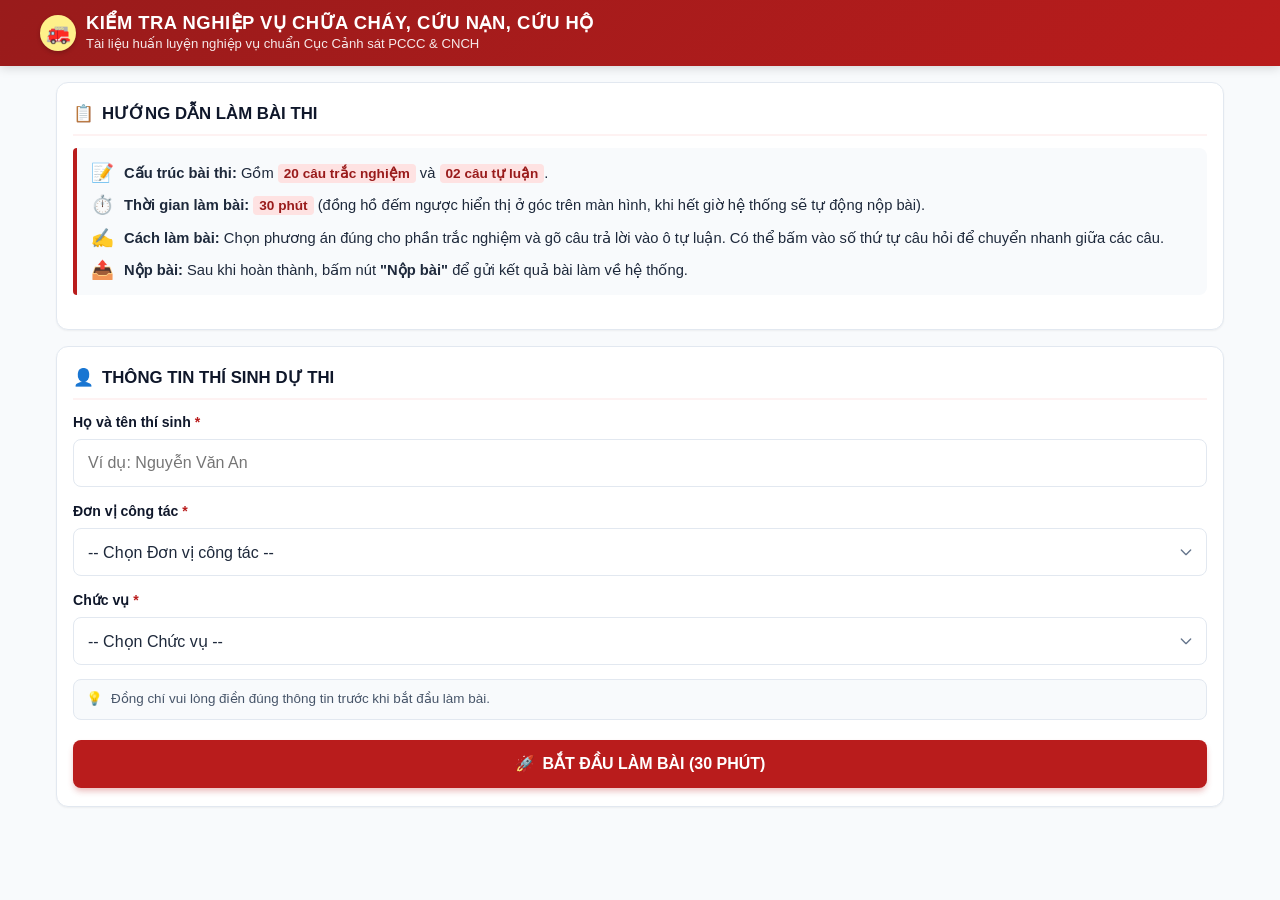
<file: index.html>
<!DOCTYPE html>
<html lang="vi">
<head>
  <meta charset="UTF-8">
  <meta http-equiv="refresh" content="0; url=/web/index.html">
  <title>Kiểm tra nghiệp vụ chữa cháy, cứu nạn, cứu hộ</title>
  <script>
    window.location.replace("/web/index.html");
  </script>
</head>
<body>
  <p>Đang chuyển hướng đến <a href="/web/index.html">Kiểm tra nghiệp vụ chữa cháy, cứu nạn, cứu hộ</a>...</p>
</body>
</html>
</file>
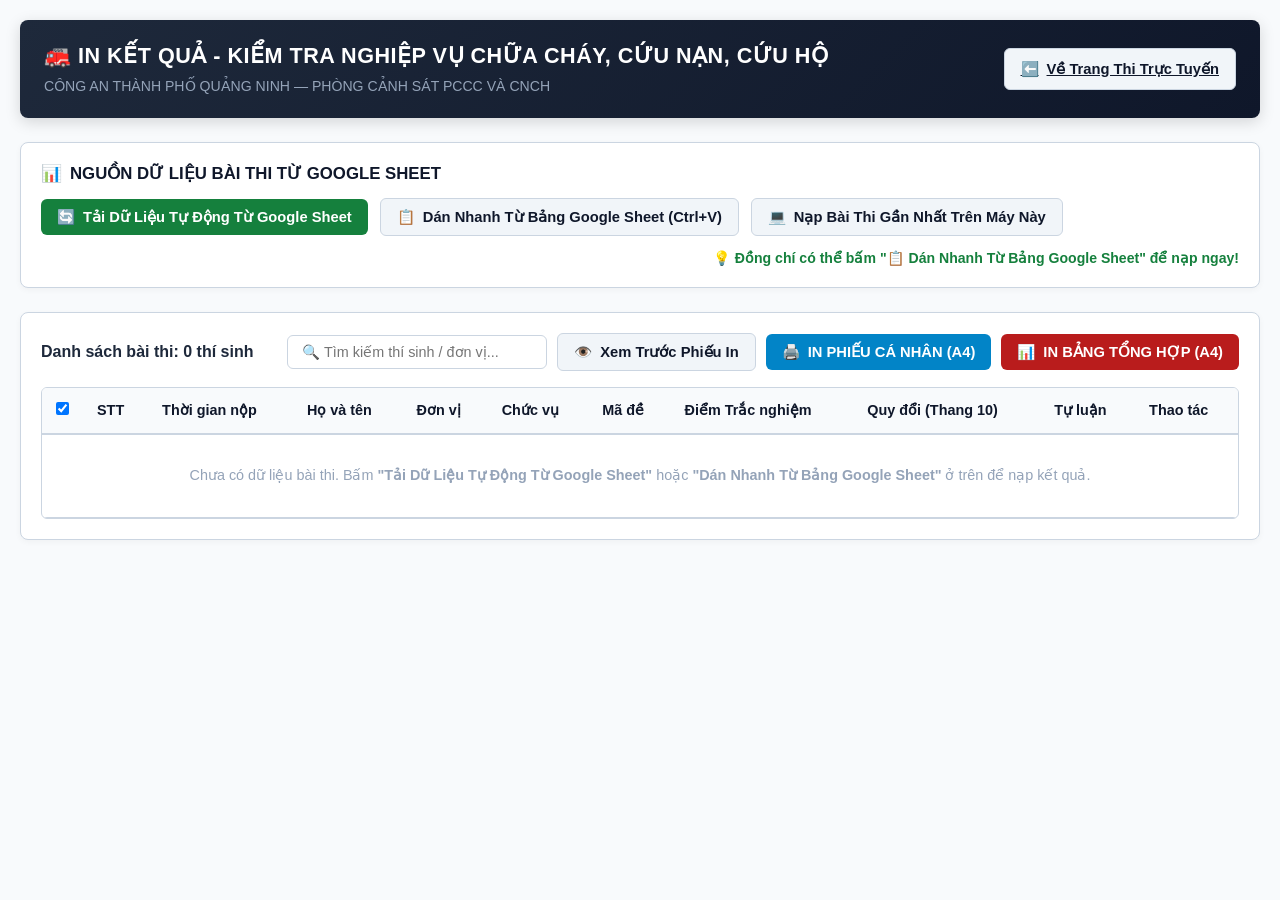
<file: phieu-in/index.html>
<!DOCTYPE html>
<html lang="vi">
<head>
  <meta charset="UTF-8">
  <meta http-equiv="refresh" content="0; url=/web/phieu_in.html">
  <title>Phiếu In Kết Quả - Kiểm Tra Nghiệp Vụ Chữa Cháy, Cứu Nạn, Cứu Hộ</title>
  <link rel="icon" href="data:image/svg+xml,<svg xmlns=%22http://www.w3.org/2000/svg%22 viewBox=%220 0 100 100%22><text y=%22.9em%22 font-size=%2290%22>🚒</text></svg>">
  <script>
    window.location.replace("/web/phieu_in.html");
  </script>
</head>
<body>
  <p style="font-family: sans-serif; text-align: center; margin-top: 50px;">
    Đang chuyển hướng đến <a href="/web/phieu_in.html">Phiếu In Kết Quả A4</a>...
  </p>
</body>
</html>
</file>
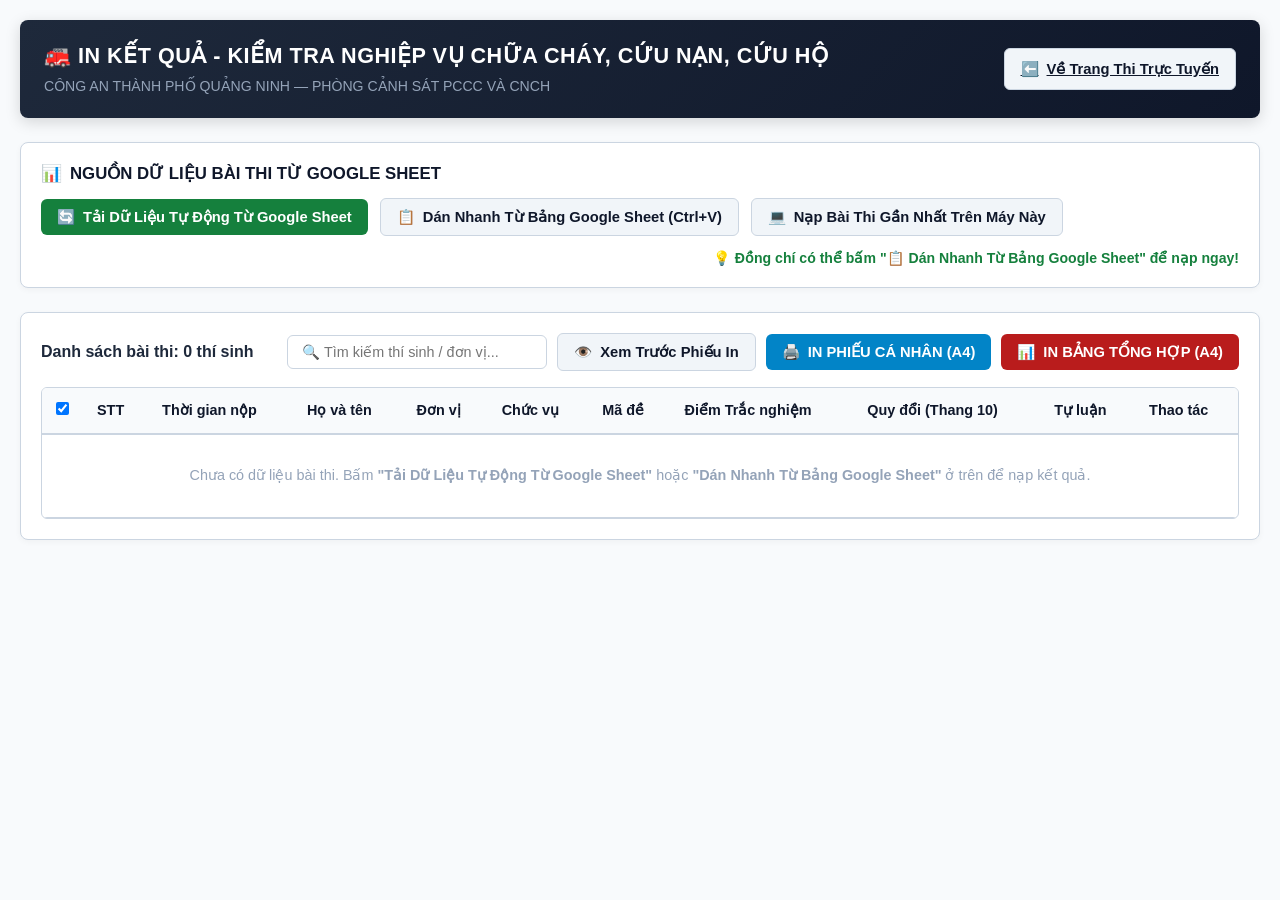
<file: trang-in/index.html>
<!DOCTYPE html>
<html lang="vi">
<head>
  <meta charset="UTF-8">
  <meta http-equiv="refresh" content="0; url=/web/trang_in_ket_qua.html">
  <title>Trang In Kết Quả - Kiểm Tra Nghiệp Vụ Chữa Cháy, Cứu Nạn, Cứu Hộ</title>
  <link rel="icon" href="data:image/svg+xml,<svg xmlns=%22http://www.w3.org/2000/svg%22 viewBox=%220 0 100 100%22><text y=%22.9em%22 font-size=%2290%22>🚒</text></svg>">
  <script>
    window.location.replace("/web/trang_in_ket_qua.html");
  </script>
</head>
<body>
  <p style="font-family: sans-serif; text-align: center; margin-top: 50px;">
    Đang chuyển hướng đến <a href="/web/trang_in_ket_qua.html">Trang In Kết Quả Dành Cho Giám Khảo</a>...
  </p>
</body>
</html>
</file>
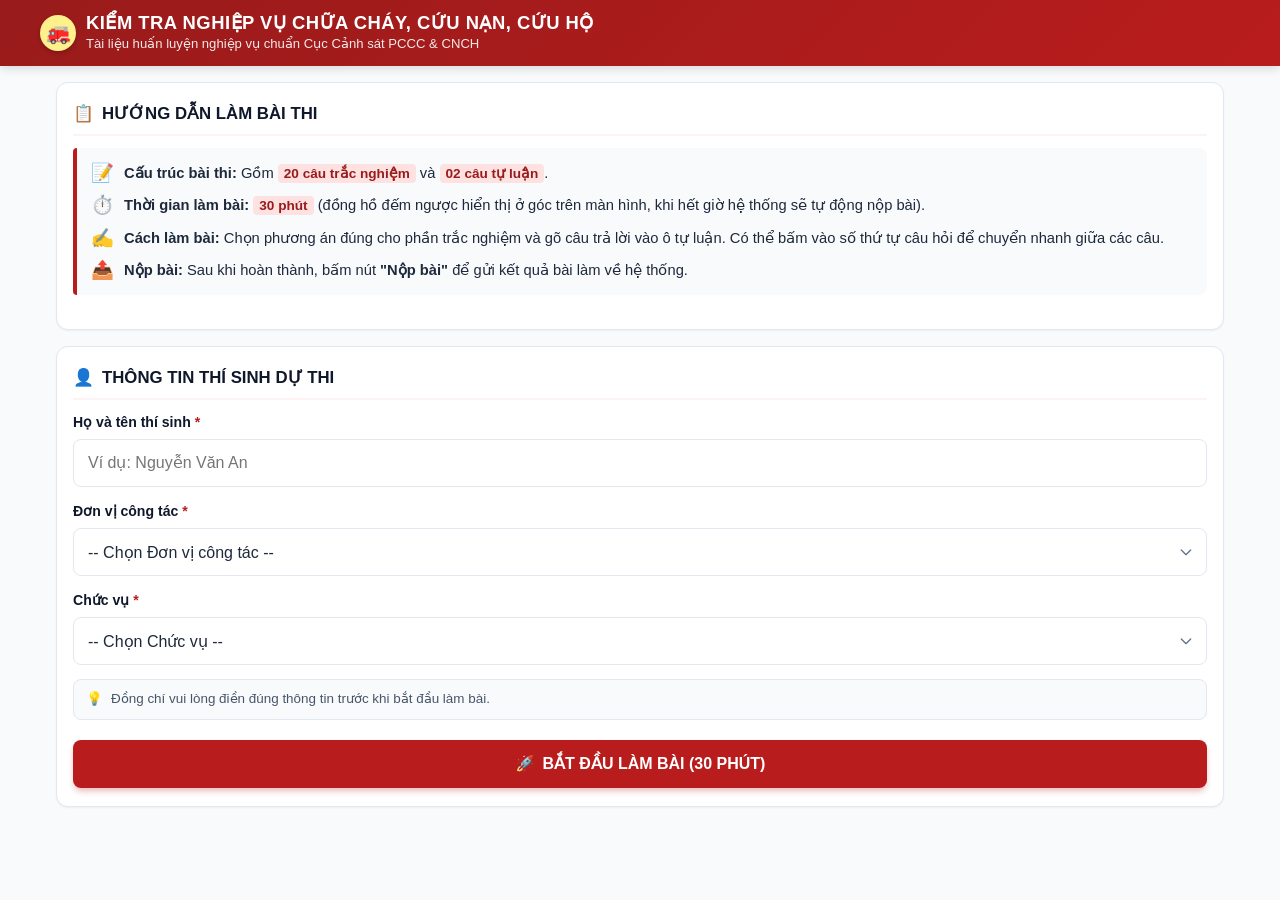
<file: web/index.html>
<!DOCTYPE html>
<html lang="vi">
<head>
  <meta charset="UTF-8">
  <meta name="viewport" content="width=device-width, initial-scale=1.0, maximum-scale=1.0, user-scalable=no, viewport-fit=cover">
  <title>Kiểm tra nghiệp vụ chữa cháy, cứu nạn, cứu hộ</title>
  <meta name="description" content="Ứng dụng kiểm tra nghiệp vụ chữa cháy, cứu nạn, cứu hộ chuẩn Cục Cảnh sát PCCC và CNCH (CV 1974)">
  <link rel="icon" href="data:image/svg+xml,<svg xmlns=%22http://www.w3.org/2000/svg%22 viewBox=%220 0 100 100%22><text y=%22.9em%22 font-size=%2290%22>🚒</text></svg>">
  <link rel="stylesheet" href="style.css">
</head>
<body>

  <!-- ==================== TOP APP HEADER ==================== -->
  <header class="app-header">
    <div class="header-inner">
      <div class="brand-badge">
        <div class="emblem-icon">🚒</div>
        <div class="brand-text">
          <h1>KIỂM TRA NGHIỆP VỤ CHỮA CHÁY, CỨU NẠN, CỨU HỘ</h1>
          <p>Tài liệu huấn luyện nghiệp vụ chuẩn Cục Cảnh sát PCCC & CNCH</p>
        </div>
      </div>
      
      <!-- Live Countdown Timer (Hiện khi vào phòng thi) -->
      <div id="header-timer" class="exam-timer-badge">
        <span>⏱️</span>
        <span id="header-timer-text">30:00</span>
      </div>
    </div>
  </header>

  <main class="container">

    <!-- ==========================================================================
         MÀN HÌNH KHÓA TẠM THỜI (Tạm ngưng tiếp nhận bài thi)
         ========================================================================== -->
    <section id="screen-locked" class="screen active">
      <div class="card" style="max-width: 640px; margin: 28px auto; text-align: center; padding: 34px 24px; border-top: 4px solid var(--primary);">
        <div style="font-size: 3.4rem; line-height: 1; margin-bottom: 14px;">🔒</div>
        <h2 style="font-size: 1.35rem; font-weight: 800; color: var(--primary); margin-bottom: 10px; letter-spacing: 0.02em;">
          HỆ THỐNG KIỂM TRA ĐANG TẠM KHÓA
        </h2>
        <p style="font-size: 0.98rem; color: var(--text-main); line-height: 1.65; margin-bottom: 18px;">
          Cổng làm bài kiểm tra nghiệp vụ chữa cháy và CNCH trực tuyến hiện đang tạm đóng theo kế hoạch của Ban Tổ chức.
        </p>
        <div style="background: var(--primary-light); border: 1px solid #fecaca; border-radius: var(--radius-sm); padding: 14px 16px; margin-bottom: 18px; display: inline-block;">
          <div style="font-size: 0.9rem; color: #7f1d1d; font-weight: 600; margin-bottom: 4px;">
            ⏰ Thời gian mở lại dự kiến
          </div>
          <div style="font-size: 1.25rem; font-weight: 800; color: var(--primary);">
            08:00 ngày 13/11/2026
          </div>
        </div>
        <p style="font-size: 0.88rem; color: var(--text-muted); line-height: 1.55;">
          Các đồng chí vui lòng quay lại và tải lại trang (<strong>F5</strong>) vào đúng thời gian mở cổng để tham gia làm bài.
        </p>
      </div>
    </section>

    <!-- ==========================================================================
         MÀN HÌNH 1: THÔNG TIN QUY CHẾ & NHẬP THÔNG TIN THÍ SINH
         ========================================================================== -->
    <section id="screen-intro" class="screen">
      
      <!-- Thẻ Hướng dẫn làm bài thi cho thí sinh (Đơn giản, trực quan, thân thiện) -->
      <div class="card">
        <h2 class="card-title">
          <span>📋</span> HƯỚNG DẪN LÀM BÀI THI
        </h2>
        
        <div class="briefing-box">
          <div class="briefing-item">
            <span class="briefing-icon">📝</span>
            <div>
              <strong>Cấu trúc bài thi:</strong>
              <span>Gồm <span class="highlight-tag">20 câu trắc nghiệm</span> và <span class="highlight-tag">02 câu tự luận</span>.</span>
            </div>
          </div>

          <div class="briefing-item">
            <span class="briefing-icon">⏱️</span>
            <div>
              <strong>Thời gian làm bài:</strong> 
              <span><span class="highlight-tag">30 phút</span> (đồng hồ đếm ngược hiển thị ở góc trên màn hình, khi hết giờ hệ thống sẽ tự động nộp bài).</span>
            </div>
          </div>

          <div class="briefing-item">
            <span class="briefing-icon">✍️</span>
            <div>
              <strong>Cách làm bài:</strong>
              <span>Chọn phương án đúng cho phần trắc nghiệm và gõ câu trả lời vào ô tự luận. Có thể bấm vào số thứ tự câu hỏi để chuyển nhanh giữa các câu.</span>
            </div>
          </div>

          <div class="briefing-item">
            <span class="briefing-icon">📤</span>
            <div>
              <strong>Nộp bài:</strong> 
              <span>Sau khi hoàn thành, bấm nút <strong>"Nộp bài"</strong> để gửi kết quả bài làm về hệ thống.</span>
            </div>
          </div>
        </div>
      </div>

      <!-- Thẻ Nhập thông tin thí sinh -->
      <div class="card">
        <h2 class="card-title">
          <span>👤</span> THÔNG TIN THÍ SINH DỰ THI
        </h2>

        <form id="form-registration" onsubmit="return false;">
          <div class="form-group">
            <label class="form-label" for="inp-fullname">Họ và tên thí sinh <span class="required">*</span></label>
            <input type="text" id="inp-fullname" class="form-input" placeholder="Ví dụ: Nguyễn Văn An" required autocomplete="name">
          </div>

          <!-- Danh sách Đơn vị công tác khi click vào -->
          <div class="form-group">
            <label class="form-label" for="inp-unit">Đơn vị công tác <span class="required">*</span></label>
            <select id="inp-unit" class="form-select" required>
              <option value="" disabled selected>-- Chọn Đơn vị công tác --</option>
              <option value="Phòng PC07">Phòng PC07</option>
              <option value="Đội Công tác Chữa cháy và CNCH">Đội Công tác Chữa cháy và CNCH</option>
              <option value="Đội Cảnh sát PCCC và CNCH trên sông, biển">Đội Cảnh sát PCCC và CNCH trên sông, biển</option>
              <option value="Đội Chữa cháy và CNCH Khu vực 1">Đội Chữa cháy và CNCH Khu vực 1</option>
              <option value="Đội Chữa cháy và CNCH Khu vực 2">Đội Chữa cháy và CNCH Khu vực 2</option>
              <option value="Đội Chữa cháy và CNCH Khu vực 3">Đội Chữa cháy và CNCH Khu vực 3</option>
              <option value="Đội Chữa cháy và CNCH Khu vực 4">Đội Chữa cháy và CNCH Khu vực 4</option>
              <option value="Đội Chữa cháy và CNCH Khu vực 5">Đội Chữa cháy và CNCH Khu vực 5</option>
              <option value="Đội Chữa cháy và CNCH Khu vực 6">Đội Chữa cháy và CNCH Khu vực 6</option>
              <option value="Đội Chữa cháy và CNCH Khu vực 7">Đội Chữa cháy và CNCH Khu vực 7</option>
              <option value="Đội Chữa cháy và CNCH Khu vực 8">Đội Chữa cháy và CNCH Khu vực 8</option>
              <option value="Đội Chữa cháy và CNCH Khu vực 9">Đội Chữa cháy và CNCH Khu vực 9</option>
              <option value="Đội Chữa cháy và CNCH Khu vực 10">Đội Chữa cháy và CNCH Khu vực 10</option>
            </select>
          </div>

          <!-- Danh sách Chức vụ khi click vào -->
          <div class="form-group">
            <label class="form-label" for="inp-rank">Chức vụ <span class="required">*</span></label>
            <select id="inp-rank" class="form-select" required>
              <option value="" disabled selected>-- Chọn Chức vụ --</option>
              <option value="Lãnh đạo phòng">Lãnh đạo phòng</option>
              <option value="Chỉ huy">Chỉ huy</option>
              <option value="Cán bộ">Cán bộ</option>
              <option value="Lái xe">Lái xe</option>
              <option value="CSNV">CSNV</option>
            </select>
          </div>

          <div style="background: #f8fafc; border: 1px solid #e2e8f0; border-radius: var(--radius-sm); padding: 9px 12px; margin-bottom: 14px; font-size: 0.84rem; color: #475569; display: flex; align-items: center; gap: 8px;">
            <span>💡</span>
            <span>Đồng chí vui lòng điền đúng thông tin trước khi bắt đầu làm bài.</span>
          </div>

          <button type="button" id="btn-start-exam" class="btn btn-primary" style="margin-top: 6px; width: 100%;">
            <span>🚀</span> BẮT ĐẦU LÀM BÀI (30 PHÚT)
          </button>
        </form>
      </div>

    </section>


    <!-- ==========================================================================
         MÀN HÌNH 2: GIAO DIỆN LÀM BÀI THI (TỪNG CÂU 1 + PHÂN RÕ THẺ TRẮC NGHIỆM/TỰ LUẬN)
         ========================================================================== -->
    <section id="screen-exam" class="screen">
      
      <div class="exam-desktop-grid">
        
        <!-- CỘT CHÍNH: HIỂN THỊ TẬP TRUNG TỪNG CÂU 1 -->
        <div class="exam-main-stream">
          
          <!-- Banner tóm tắt đề thi trên Mobile -->
          <div class="card" style="padding: 10px 14px; margin-bottom: 12px; background: #fff8f8; border-color: #fecaca;">
            <div style="display: flex; justify-content: space-between; align-items: center;">
              <div>
                <strong id="exam-display-name" style="color: var(--primary); font-size: 0.95rem;">Bộ đề thi số 01</strong>
                <div id="exam-candidate-summary" style="font-size: 0.8rem; color: var(--text-muted);">Thí sinh: Nguyễn Văn An</div>
              </div>
              <span class="highlight-tag" id="exam-mode-tag">Đang tính giờ</span>
            </div>
          </div>

          <!-- HAI THẺ CHUYỂN ĐỔI RÕ RÀNG: TRẮC NGHIỆM VÀ TỰ LUẬN -->
          <div class="exam-section-tabs">
            <button type="button" class="section-tab active" id="tab-btn-mcq" data-tab="mcq">
              <span>📋 TRẮC NGHIỆM</span>
              <span class="tab-badge" id="tab-badge-mcq">0/20</span>
            </button>
            <button type="button" class="section-tab" id="tab-btn-essay" data-tab="essay">
              <span>✍️ TỰ LUẬN</span>
              <span class="tab-badge" id="tab-badge-essay">0/2</span>
            </button>
          </div>

          <!-- ================= PHẦN I: TRẮC NGHIỆM (TỪNG CÂU 1) ================= -->
          <div class="tab-panel active" id="panel-mcq">
            
            <!-- Thanh chọn nhanh số câu trắc nghiệm (1..20) -->
            <div class="question-stepper-bar">
              <div class="stepper-header">
                <span id="stepper-title-mcq">CHỌN CÂU TRẮC NGHIỆM:</span>
                <span id="stepper-counter-mcq" style="color: var(--primary);">Câu 1 / 20</span>
              </div>
              <div class="stepper-grid" id="mcq-stepper-grid">
                <!-- Render 20 nút số 1..20 -->
              </div>
            </div>

            <!-- Khung hiển thị DUY NHẤT 1 câu hỏi trắc nghiệm hiện tại -->
            <div id="single-mcq-container">
              <!-- Render động 1 câu trắc nghiệm -->
            </div>

            <!-- Nút điều hướng Trước / Sau của Trắc nghiệm -->
            <div class="question-nav-controls">
              <button type="button" class="btn btn-secondary" id="btn-mcq-prev">
                <span>◀</span> Câu trước
              </button>
              <button type="button" class="btn btn-primary" id="btn-mcq-next">
                Câu tiếp theo <span>▶</span>
              </button>
            </div>

          </div>

          <!-- ================= PHẦN II: TỰ LUẬN (TỪNG CÂU 1) ================= -->
          <div class="tab-panel" id="panel-essay">
            
            <!-- Hai nút chọn Câu tự luận 1 và Câu tự luận 2 -->
            <div class="essay-stepper-pills">
              <button type="button" class="essay-pill-btn active" id="pill-essay-0" data-essay-index="0">
                <span>Câu Tự Luận 1</span>
                <span class="tab-badge" id="badge-essay-0">Chưa làm</span>
              </button>
              <button type="button" class="essay-pill-btn" id="pill-essay-1" data-essay-index="1">
                <span>Câu Tự Luận 2</span>
                <span class="tab-badge" id="badge-essay-1">Chưa làm</span>
              </button>
            </div>

            <!-- Khung hiển thị DUY NHẤT 1 câu hỏi tự luận hiện tại -->
            <div id="single-essay-container">
              <!-- Render động 1 câu tự luận -->
            </div>

            <!-- Nút điều hướng Trước / Sau của Tự luận -->
            <div class="question-nav-controls">
              <button type="button" class="btn btn-secondary" id="btn-essay-prev">
                <span>◀</span> Câu trước
              </button>
              <button type="button" class="btn btn-primary" id="btn-essay-next">
                Câu tiếp theo <span>▶</span>
              </button>
            </div>

          </div>

          <!-- Nút Nộp bài lớn ở cuối -->
          <div style="margin: 20px 0 10px;">
            <button type="button" class="btn btn-success btn-trigger-submit" style="font-size: 1.05rem; padding: 15px; width: 100%;">
              <span>📝</span> HOÀN THÀNH & NỘP BÀI THI
            </button>
          </div>

        </div>

        <!-- CỘT PHỤ (DESKTOP SIDEBAR - HIỆN KHI MÀN HÌNH >= 1024PX) -->
        <aside class="exam-sidebar-desktop" style="display: none;">
          
          <div class="desktop-clock-box">
            <div class="clock-label">Thời gian làm bài còn lại</div>
            <div class="clock-time" id="desktop-timer-text">30:00</div>
          </div>

          <div style="margin-bottom: 14px; font-size: 0.85rem; line-height: 1.5;">
            <div><strong>Thí sinh:</strong> <span id="desktop-user-name">-</span></div>
            <div><strong>Đơn vị:</strong> <span id="desktop-user-unit">-</span></div>
            <div><strong>Chức vụ:</strong> <span id="desktop-user-rank">-</span></div>
            <div><strong>Đề số:</strong> <span id="desktop-user-code">-</span></div>
          </div>

          <div style="font-size: 0.85rem; font-weight: 700; color: var(--navy); margin-bottom: 8px;">
            BẢNG ĐIỀU HƯỚNG TỔNG THỂ
          </div>

          <!-- Grid 22 câu hỏi trên desktop -->
          <div class="desktop-palette-grid" id="desktop-palette-grid">
            <!-- Render động bằng JS -->
          </div>

          <div style="display: flex; gap: 10px; font-size: 0.75rem; color: var(--text-muted); margin-bottom: 16px;">
            <span style="display: flex; align-items: center; gap: 4px;"><span style="width: 10px; height: 10px; background: #fff; border: 1px solid #cbd5e1; border-radius: 2px;"></span> Chưa làm</span>
            <span style="display: flex; align-items: center; gap: 4px;"><span style="width: 10px; height: 10px; background: #3b82f6; border-radius: 2px;"></span> Đã làm</span>
          </div>

          <button type="button" class="btn btn-primary btn-trigger-submit" style="min-height: 46px; width: 100%;">
            <span>📝</span> NỘP BÀI THI
          </button>
        </aside>

      </div>

    </section>


    <!-- ==========================================================================
         MÀN HÌNH 3: KẾT QUẢ ĐÁP ÁN & CÔNG BỐ ĐIỂM (THEO MÀU SẮC YÊU CẦU)
         - ĐÚNG: Nền xanh lá
         - SAI: Nền đỏ
         - CHƯA CHỌN: Nền vàng
         ========================================================================== -->
    <section id="screen-result" class="screen">
      
      <!-- Thẻ Công bố Điểm số -->
      <div class="result-header-card">
        
        <div class="score-badge-circle">
          <div class="score-num" id="res-score-number">--</div>
          <div class="score-max">/ 20 CÂU</div>
        </div>

        <h2 style="font-size: 1.35rem; color: var(--navy); font-weight: 800; margin-bottom: 6px;">
          KẾT QUẢ KIỂM TRA TRẮC NGHIỆM
        </h2>
        
        <div class="result-candidate-info" id="res-candidate-info">
          <!-- Thông tin thí sinh & Đề thi -->
        </div>

        <!-- Trạng thái gửi Google Sheet -->
        <div id="sheets-sync-status" style="margin: 10px 0; font-size: 0.9rem; font-weight: 700; color: #16a34a;">
          <!-- Tự động cập nhật qua JS -->
        </div>

        <!-- Hộp thông báo quan trọng: TỰ LUẬN SẼ CHẤM SAU (Theo yêu cầu) -->
        <div class="essay-notice-box">
          <span class="notice-icon">📢</span>
          <div>
            <strong>THÔNG BÁO VỀ PHẦN TỰ LUẬN:</strong><br>
            Bài làm tự luận (02 câu) của đồng chí đã được hệ thống lưu trữ an toàn và gửi về cho Ban giám khảo để chấm theo barem từ khóa nghiệp vụ chuẩn. Kết quả tự luận và xếp loại chính thức sẽ được thông báo sau!
          </div>
        </div>

        <!-- Thống kê Đúng - Sai - Chưa chọn -->
        <div class="result-stats-row">
          <div class="stat-box correct">
            <div class="stat-count" id="stat-correct-count">0</div>
            <div class="stat-label">ĐÚNG (XANH)</div>
          </div>
          <div class="stat-box incorrect">
            <div class="stat-count" id="stat-incorrect-count">0</div>
            <div class="stat-label">SAI (ĐỎ)</div>
          </div>
          <div class="stat-box unanswered">
            <div class="stat-count" id="stat-unanswered-count">0</div>
            <div class="stat-label">CHƯA CHỌN (VÀNG)</div>
          </div>
        </div>

      </div>

      <!-- Tiêu đề chi tiết đáp án -->
      <div style="margin: 20px 0 12px; display: flex; align-items: center; justify-content: space-between;">
        <h3 style="font-size: 1.05rem; color: var(--navy); font-weight: 800;">
          CHI TIẾT ĐÁP ÁN & ĐỐI CHIẾU NGUỒN TÀI LIỆU
        </h3>
        <span style="font-size: 0.8rem; color: var(--text-muted);">20 câu trắc nghiệm</span>
      </div>

      <!-- Container render 20 câu trắc nghiệm với background màu xanh/đỏ/vàng -->
      <div id="review-questions-container">
        <!-- Render động bằng JS -->
      </div>

      <!-- Container xem lại bài làm tự luận của thí sinh -->
      <div style="margin: 28px 0 12px;">
        <h3 style="font-size: 1.05rem; color: var(--navy); font-weight: 800;">
          BÀI LÀM TỰ LUẬN ĐÃ NỘP (CHỜ GIÁM KHẢO CHẤM)
        </h3>
      </div>
      <div id="review-essay-container">
        <!-- Render động bằng JS -->
      </div>

      <!-- Action buttons: Thí sinh chỉ cần nút Làm lại bài thi vì kết quả đã tự động nộp thành công trước khi hiển thị màn hình này -->
      <div class="result-actions" style="justify-content: center; display: flex; margin-top: 24px;">
        <button type="button" id="btn-restart" class="btn btn-primary" style="min-width: 280px; padding: 14px 28px; font-weight: 800; font-size: 1rem; border-radius: 8px;">
          <span>🔄</span> Làm Lại Bài Thi / Bốc Đề Khác
        </button>
      </div>

    </section>

  </main>


  <!-- ==================== FLOATING BOTTOM BAR (MOBILE FIRST) ==================== -->
  <div id="bottom-bar" class="bottom-bar" style="display: none;">
    <div class="bottom-bar-inner">
      <div class="progress-info">
        <div class="progress-text" id="mobile-progress-text">Đã làm: 0 / 22 câu</div>
        <div class="progress-bar-bg">
          <div class="progress-bar-fill" id="mobile-progress-fill"></div>
        </div>
      </div>
      <div class="bottom-timer-pill" id="mobile-bottom-timer">
        <span>⏱️</span> <span id="mobile-bottom-timer-text">30:00</span>
      </div>
      <div class="bottom-actions">
        <button type="button" id="btn-toggle-palette" class="btn-palette-toggle">
          <span>📑</span> Bảng câu
        </button>
        <button type="button" class="btn-submit-exam btn-trigger-submit">
          <span>Nộp bài</span>
        </button>
      </div>
    </div>
  </div>


  <!-- ==================== QUESTION PALETTE DRAWER (MOBILE) ==================== -->
  <div id="palette-backdrop" class="palette-backdrop"></div>
  <div id="palette-drawer" class="palette-drawer">
    <div class="palette-header">
      <h3>DANH SÁCH TOÀN BỘ CÂU HỎI</h3>
      <button type="button" id="btn-close-palette" class="btn-close-palette">&times;</button>
    </div>
    <div class="palette-grid" id="mobile-palette-grid">
      <!-- Render 22 nút 1..20, TL1, TL2 -->
    </div>
    <div class="palette-legend">
      <div class="legend-item">
        <span class="legend-dot" style="background: #fff; border: 1px solid #cbd5e1;"></span>
        <span>Chưa làm</span>
      </div>
      <div class="legend-item">
        <span class="legend-dot" style="background: #3b82f6;"></span>
        <span>Đã làm</span>
      </div>
    </div>
  </div>


  <!-- ==================== MODAL XÁC NHẬN NỘP BÀI ==================== -->
  <div id="modal-submit-confirm" class="modal-overlay">
    <div class="modal-dialog">
      <div class="modal-header">⚠️ XÁC NHẬN NỘP BÀI THI</div>
      <div class="modal-body" id="modal-submit-msg">
        Đồng chí có chắc chắn muốn nộp bài?
      </div>
      <div class="modal-actions">
        <button type="button" id="btn-cancel-submit" class="btn btn-secondary">Tiếp tục làm bài</button>
        <button type="button" id="btn-confirm-submit" class="btn btn-primary">Xác nhận nộp bài</button>
      </div>
    </div>
  </div>

  <!-- ==================== MODAL TIẾN TRÌNH NỘP BÀI ==================== -->
  <div id="modal-submitting" class="modal-overlay">
    <div class="modal-dialog submit-dialog">
      
      <!-- TRẠNG THÁI 1: ĐANG NỘP BÀI -->
      <div id="submitting-state-loading">
        <div class="submit-spinner"></div>
        <h3 id="submitting-title" style="font-size: 1.25rem; color: var(--navy); font-weight: 800; margin: 14px 0 8px;">
          ĐANG NỘP BÀI THI LÊN HỆ THỐNG...
        </h3>
        <p id="submitting-desc" style="font-size: 0.92rem; color: var(--text-muted); line-height: 1.5; margin-bottom: 14px;">
          Hệ thống đang tiếp nhận bài làm và xử lý kết quả thi.<br>
          <strong>Vui lòng đợi trong giây lát, kết quả sẽ hiển thị ngay sau khi hoàn tất!</strong>
        </p>
        <div id="submitting-timer-box" style="font-size: 0.88rem; font-weight: 700; color: #2563eb; background: #eff6ff; padding: 6px 14px; border-radius: 20px; display: inline-block;">
          ⏱️ Đang kết nối máy chủ: <span id="submit-seconds-elapsed">0</span> giây
        </div>
      </div>

      <!-- TRẠNG THÁI 2: MẠNG CHẬM / QUÁ LÂU -> CHO BẤM NỘP LẠI -->
      <div id="submitting-state-retry" style="display: none;">
        <div style="font-size: 3.2rem; margin-bottom: 10px;">⚠️</div>
        <h3 style="font-size: 1.22rem; color: #b91c1c; font-weight: 800; margin-bottom: 8px;">
          KẾT NỐI MẠNG CHẬM HOẶC CÓ SỰ CỐ
        </h3>
        <p id="submitting-error-msg" style="font-size: 0.9rem; color: var(--text-main); line-height: 1.55; margin-bottom: 20px; background: #fff5f5; border: 1px solid #fed7d7; border-radius: 6px; padding: 10px;">
          Thời gian nộp bài quá lâu do kết nối mạng yếu. Toàn bộ câu trả lời và bài làm của đồng chí vẫn được bảo toàn nguyên vẹn.
        </p>
        <div style="display: flex; gap: 10px; justify-content: center;">
          <button type="button" id="btn-retry-submit" class="btn btn-primary" style="padding: 12px 24px; font-weight: 800; font-size: 0.95rem; border-radius: 8px;">
            <span>🔄</span> Bấm Để Thử Nộp Lại
          </button>
        </div>
      </div>

    </div>
  </div>

  <!-- ==================== NẠP SCRIPT ==================== -->
  <!-- 1. Bộ câu hỏi an toàn (HOÀN TOÀN KHÔNG CHỨA ĐÁP ÁN TRƯỚC KHI NỘP) -->
  <script src="data/cau_hoi_bundle.js"></script>
  
  <!-- 2. Logic điều khiển chính của Web App -->
  <script src="app.js"></script>

</body>
</html>
</file>
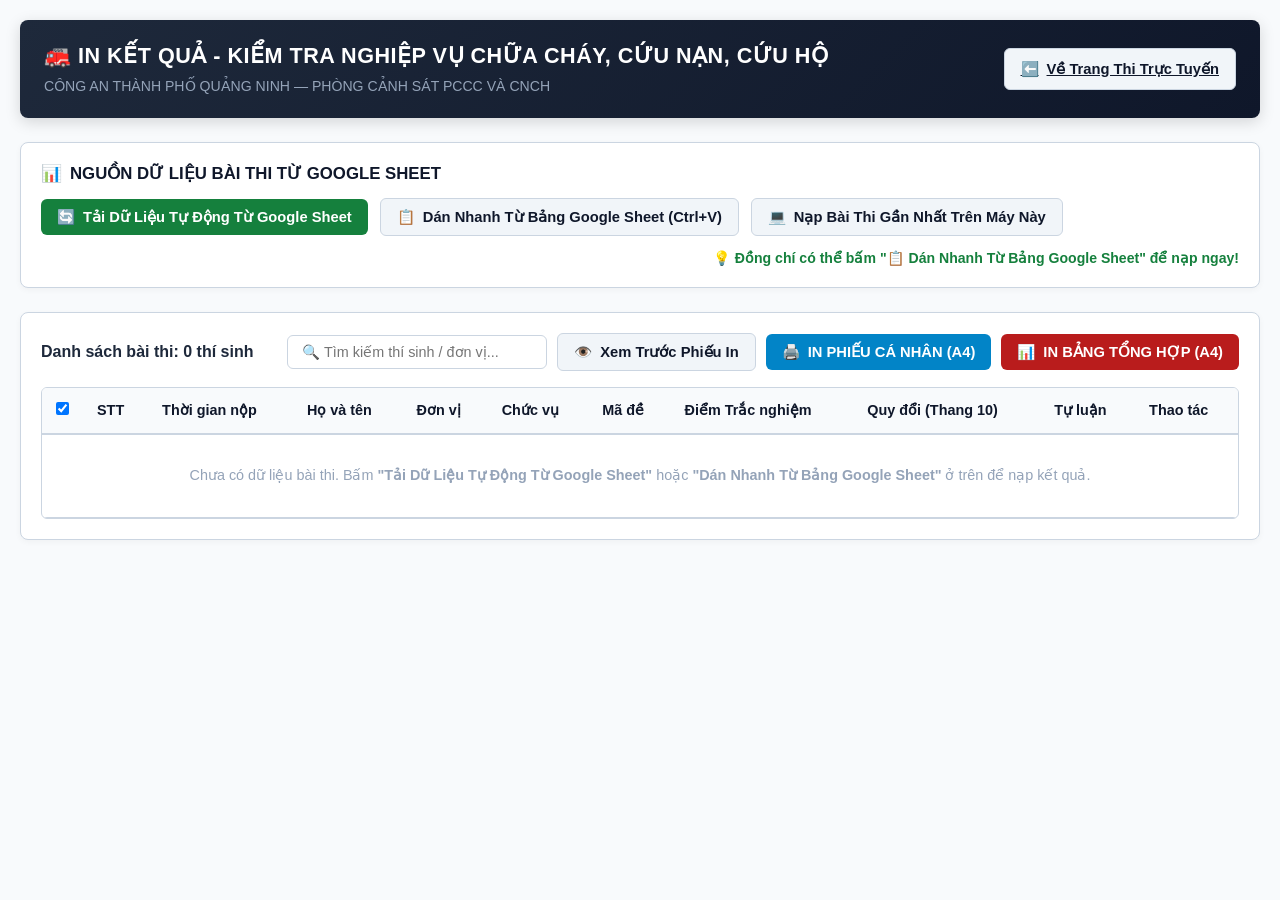
<file: web/phieu_in.html>
<!DOCTYPE html>
<html lang="vi">
<head>
  <meta charset="UTF-8">
  <meta http-equiv="refresh" content="0; url=trang_in_ket_qua.html">
  <title>In Kết Quả - Kiểm Tra Nghiệp Vụ Chữa Cháy, Cứu Nạn, Cứu Hộ</title>
  <link rel="icon" href="data:image/svg+xml,<svg xmlns=%22http://www.w3.org/2000/svg%22 viewBox=%220 0 100 100%22><text y=%22.9em%22 font-size=%2290%22>🚒</text></svg>">
  <script>
    window.location.replace("trang_in_ket_qua.html");
  </script>
</head>
<body>
  <p style="font-family: sans-serif; text-align: center; margin-top: 50px;">
    Đang chuyển hướng đến <a href="trang_in_ket_qua.html">Trang In Kết Quả Dành Cho Giám Khảo</a>...
  </p>
</body>
</html>
</file>
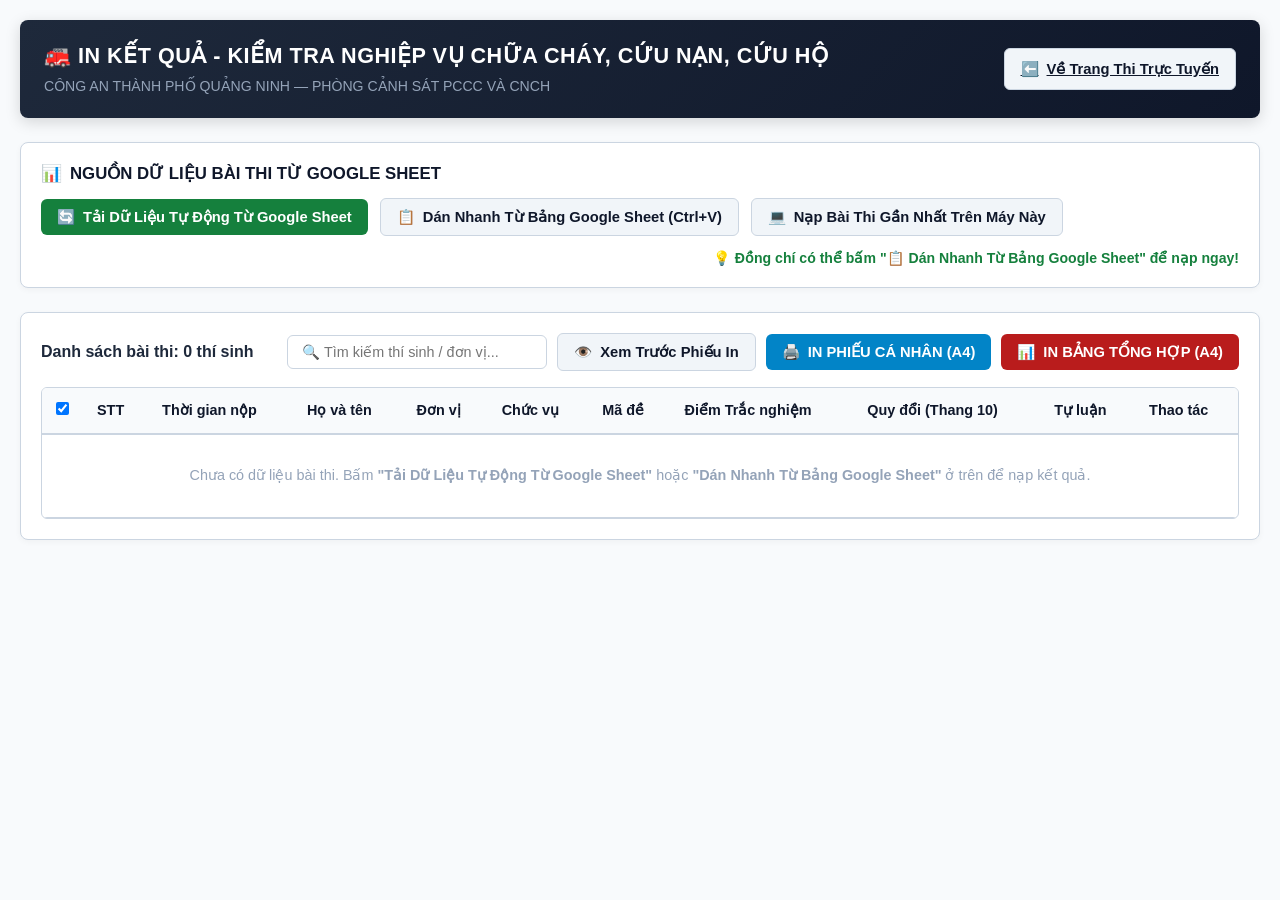
<file: web/trang_in_ket_qua.html>
<!DOCTYPE html>
<html lang="vi">
<head>
  <meta charset="UTF-8">
  <meta name="viewport" content="width=device-width, initial-scale=1.0">
  <title>In Kết Quả - Kiểm Tra Nghiệp Vụ Chữa Cháy, Cứu Nạn, Cứu Hộ</title>
  <link rel="icon" href="data:image/svg+xml,<svg xmlns=%22http://www.w3.org/2000/svg%22 viewBox=%220 0 100 100%22><text y=%22.9em%22 font-size=%2290%22>🚒</text></svg>">
  <style>
    :root {
      --primary: #b91c1c;
      --navy: #0f172a;
      --text-main: #1e293b;
      --bg-page: #f8fafc;
      --border: #cbd5e1;
      --radius: 8px;
    }

    * {
      box-sizing: border-box;
      margin: 0;
      padding: 0;
    }

    body {
      font-family: -apple-system, BlinkMacSystemFont, "Segoe UI", Roboto, Helvetica, Arial, sans-serif;
      color: var(--text-main);
      background-color: var(--bg-page);
      line-height: 1.5;
      padding: 20px;
    }

    /* HEADER BẢNG ĐIỀU KHIỂN */
    .admin-header {
      background: linear-gradient(135deg, #1e293b 0%, #0f172a 100%);
      color: #fff;
      padding: 20px 24px;
      border-radius: var(--radius);
      margin-bottom: 24px;
      box-shadow: 0 4px 15px rgba(0, 0, 0, 0.15);
      display: flex;
      justify-content: space-between;
      align-items: center;
      flex-wrap: wrap;
      gap: 16px;
    }

    .admin-title h1 {
      font-size: 1.35rem;
      font-weight: 800;
      text-transform: uppercase;
      letter-spacing: 0.5px;
      display: flex;
      align-items: center;
      gap: 10px;
    }

    .admin-title p {
      font-size: 0.88rem;
      color: #94a3b8;
      margin-top: 4px;
    }

    /* THANH CÔNG CỤ NẠP DỮ LIỆU TỪ GOOGLE SHEET */
    .data-source-card {
      background: #fff;
      border: 1px solid var(--border);
      border-radius: var(--radius);
      padding: 18px 20px;
      margin-bottom: 24px;
      box-shadow: 0 2px 6px rgba(0, 0, 0, 0.04);
    }

    .source-title {
      font-size: 1.05rem;
      font-weight: 700;
      color: var(--navy);
      margin-bottom: 12px;
      display: flex;
      align-items: center;
      gap: 8px;
    }

    .action-row {
      display: flex;
      flex-wrap: wrap;
      gap: 12px;
      align-items: center;
    }

    .btn {
      display: inline-flex;
      align-items: center;
      gap: 8px;
      padding: 9px 16px;
      font-size: 0.92rem;
      font-weight: 600;
      border-radius: 6px;
      border: none;
      cursor: pointer;
      transition: all 0.2s;
    }

    .btn-primary { background: #b91c1c; color: #fff; }
    .btn-primary:hover { background: #991b1b; }

    .btn-success { background: #15803d; color: #fff; }
    .btn-success:hover { background: #166534; }

    .btn-secondary { background: #f1f5f9; color: var(--navy); border: 1px solid var(--border); }
    .btn-secondary:hover { background: #e2e8f0; }

    .btn-print { background: #0284c7; color: #fff; }
    .btn-print:hover { background: #0369a1; }

    /* HỘP DÁN DỮ LIỆU TỪ GOOGLE SHEET */
    .paste-box-container {
      display: none;
      margin-top: 16px;
      padding-top: 16px;
      border-top: 1px dashed var(--border);
    }

    .paste-box-container.active { display: block; }

    .textarea-paste {
      width: 100%;
      height: 120px;
      padding: 12px;
      border: 1px solid var(--border);
      border-radius: 6px;
      font-family: monospace;
      font-size: 0.85rem;
      margin-bottom: 10px;
      resize: vertical;
    }

    /* BẢNG THỐNG KÊ & DANH SÁCH THÍ SINH */
    .candidate-list-card {
      background: #fff;
      border: 1px solid var(--border);
      border-radius: var(--radius);
      padding: 20px;
      box-shadow: 0 2px 6px rgba(0, 0, 0, 0.04);
      margin-bottom: 24px;
    }

    .table-controls {
      display: flex;
      justify-content: space-between;
      align-items: center;
      flex-wrap: wrap;
      gap: 12px;
      margin-bottom: 16px;
    }

    .search-input {
      padding: 8px 14px;
      border: 1px solid var(--border);
      border-radius: 6px;
      font-size: 0.9rem;
      width: 260px;
    }

    .data-table-wrapper {
      overflow-x: auto;
      max-height: 520px;
      border: 1px solid var(--border);
      border-radius: 6px;
    }

    .data-table {
      width: 100%;
      border-collapse: collapse;
      text-align: left;
      font-size: 0.9rem;
    }

    .data-table th {
      background: #f8fafc;
      padding: 12px 14px;
      font-weight: 700;
      color: var(--navy);
      border-bottom: 2px solid var(--border);
      position: sticky;
      top: 0;
      z-index: 10;
      white-space: nowrap;
    }

    .data-table td {
      padding: 10px 14px;
      border-bottom: 1px solid var(--border);
      vertical-align: middle;
    }

    .data-table tr:hover { background: #f1f5f9; }

    .score-chip {
      display: inline-block;
      padding: 3px 10px;
      border-radius: 12px;
      font-weight: 700;
      font-size: 0.85rem;
    }
    .score-pass { background: #dcfce7; color: #166534; }
    .score-fail { background: #fee2e2; color: #991b1b; }

    /* ==========================================================================
       ĐỊNH DẠNG TÀI LIỆU VĂN BẢN CHUẨN A4 CAND (HIỂN THỊ CẢ XEM TRƯỚC VÀ KHI IN)
       ========================================================================== */
    .a4-ticket {
      width: 100%;
      max-width: 820px;
      margin: 0 auto;
      padding: 20px 25px;
      background: #fff;
      font-family: "Times New Roman", Times, serif;
      font-size: 12pt;
      line-height: 1.35;
      color: #000;
    }

    .header-table {
      width: 100%;
      border-collapse: collapse;
      margin-bottom: 14px;
      table-layout: fixed;
    }

    .header-table td {
      border: none !important;
      padding: 0;
      vertical-align: top;
      text-align: center;
    }

    .header-line {
      width: 110px;
      height: 1px;
      background: #000;
      margin: 4px auto 0;
    }

    .doc-main-title {
      text-align: center;
      font-size: 14.5pt;
      font-weight: bold;
      text-transform: uppercase;
      margin: 12px 0 3px;
    }

    .doc-sub-title {
      text-align: center;
      font-size: 11pt;
      font-style: italic;
      margin-bottom: 12px;
    }

    .meta-table {
      width: 100%;
      border-collapse: collapse;
      margin-bottom: 10px;
    }

    .meta-table td {
      border: none !important;
      padding: 3px 4px;
      font-size: 11.5pt;
      vertical-align: middle;
    }

    .dotted-line {
      border-bottom: 1px dotted #555 !important;
    }

    .print-score-box {
      width: 100%;
      border-collapse: collapse;
      margin: 8px 0 12px;
      text-align: center;
      table-layout: fixed;
    }

    .print-score-box th, .print-score-box td {
      border: 1px solid #000 !important;
      padding: 5px 6px;
      font-size: 11pt;
      vertical-align: middle;
    }

    .print-score-box th {
      background: #f1f5f9 !important;
      -webkit-print-color-adjust: exact;
      print-color-adjust: exact;
      font-weight: bold;
    }

    .essay-block {
      margin: 8px 0;
      padding: 7px 9px;
      border: 1px solid #555;
      border-radius: 3px;
      font-size: 10.5pt;
      line-height: 1.35;
      background: #fff;
    }

    .signatures-table {
      width: 100%;
      border-collapse: collapse;
      margin-top: 20px;
      table-layout: fixed;
      page-break-inside: avoid;
    }

    .signatures-table td {
      border: none !important;
      width: 50%;
      text-align: center;
      vertical-align: top;
      padding: 0;
      font-size: 11.5pt;
    }

    /* VÙNG IN */
    #print-output-zone {
      display: none;
    }

    /* MODAL XEM TRƯỚC (PREVIEW) */
    .preview-modal-overlay {
      display: none;
      position: fixed;
      top: 0;
      left: 0;
      right: 0;
      bottom: 0;
      background: rgba(15, 23, 42, 0.75);
      z-index: 1000;
      overflow-y: auto;
      padding: 30px 15px;
      backdrop-filter: blur(2px);
    }

    .preview-modal-overlay.active {
      display: flex;
      flex-direction: column;
      align-items: center;
    }

    .preview-toolbar {
      position: sticky;
      top: 0;
      z-index: 1010;
      background: #1e293b;
      color: #fff;
      padding: 10px 20px;
      border-radius: 8px;
      margin-bottom: 20px;
      display: flex;
      align-items: center;
      justify-content: space-between;
      width: 100%;
      max-width: 850px;
      box-shadow: 0 4px 12px rgba(0,0,0,0.3);
    }

    .preview-paper {
      background: #fff;
      box-shadow: 0 10px 35px rgba(0,0,0,0.35);
      border-radius: 4px;
      width: 100%;
      max-width: 850px;
      margin-bottom: 30px;
    }

    /* QUY TẮC DÀNH CHO MÁY IN (@MEDIA PRINT) */
    @media print {
      body {
        background: #fff !important;
        padding: 0 !important;
        color: #000 !important;
        font-family: "Times New Roman", Times, serif !important;
      }

      .admin-header,
      .data-source-card,
      .candidate-list-card,
      .preview-modal-overlay,
      .no-print {
        display: none !important;
      }

      #print-output-zone {
        display: block !important;
      }

      .a4-ticket {
        padding: 0 !important;
        max-width: 100% !important;
      }

      .page-break {
        page-break-after: always;
        break-after: page;
      }

      @page {
        size: A4 portrait;
        margin: 12mm 15mm 12mm 15mm;
      }
    }
  </style>
</head>
<body>

  <!-- ==================== HEADER BẢNG ĐIỀU KHIỂN GIÁM KHẢO ==================== -->
  <header class="admin-header">
    <div class="admin-title">
      <h1>🚒 IN KẾT QUẢ - KIỂM TRA NGHIỆP VỤ CHỮA CHÁY, CỨU NẠN, CỨU HỘ</h1>
      <p>CÔNG AN THÀNH PHỐ QUẢNG NINH — PHÒNG CẢNH SÁT PCCC VÀ CNCH</p>
    </div>
    <div>
      <a href="index.html" class="btn btn-secondary">
        <span>⬅️</span> Về Trang Thi Trực Tuyến
      </a>
    </div>
  </header>


  <!-- ==================== KHỐI NẠP DỮ LIỆU TỪ GOOGLE SHEET ==================== -->
  <section class="data-source-card no-print">
    <div class="source-title">
      <span>📊</span> NGUỒN DỮ LIỆU BÀI THI TỪ GOOGLE SHEET
    </div>

    <div class="action-row">
      <button type="button" id="btn-fetch-sheets" class="btn btn-success">
        <span>🔄</span> Tải Dữ Liệu Tự Động Từ Google Sheet
      </button>

      <button type="button" id="btn-toggle-paste" class="btn btn-secondary">
        <span>📋</span> Dán Nhanh Từ Bảng Google Sheet (Ctrl+V)
      </button>

      <button type="button" id="btn-load-local" class="btn btn-secondary">
        <span>💻</span> Nạp Bài Thi Gần Nhất Trên Máy Này
      </button>

      <span id="sync-indicator" style="font-size: 0.88rem; font-weight: 600; color: #15803d; margin-left: auto;"></span>
    </div>

    <!-- Hộp dán nhanh nếu muốn copy bảng tính Google Sheet trực tiếp -->
    <div id="paste-box-container" class="paste-box-container">
      <p style="font-size: 0.85rem; color: #64748b; margin-bottom: 8px;">
        💡 <strong>Cách làm:</strong> Mở trang tính Google Sheet của đồng chí -> Bôi đen các dòng thí sinh -> Bấm <strong>Ctrl + C</strong> -> Bấm vào ô dưới và bấm <strong>Ctrl + V</strong> -> Bấm nút "Phân Tích & Nạp Dữ Liệu":
      </p>
      <textarea id="inp-paste-data" class="textarea-paste" placeholder="Dán các cột dữ liệu từ Google Sheet vào đây..."></textarea>
      <button type="button" id="btn-parse-paste" class="btn btn-primary">
        <span>⚡</span> Phân Tích & Nạp Dữ Liệu Vào Danh Sách
      </button>
    </div>
  </section>


  <!-- ==================== DANH SÁCH THÍ SINH ĐÃ THI ==================== -->
  <section class="candidate-list-card no-print">
    <div class="table-controls">
      <div>
        <strong id="candidate-count-text">Danh sách bài thi: 0 thí sinh</strong>
      </div>

      <div style="display: flex; gap: 10px; align-items: center; flex-wrap: wrap;">
        <input type="text" id="inp-search" class="search-input" placeholder="🔍 Tìm kiếm thí sinh / đơn vị...">
        
        <button type="button" id="btn-preview-selected" class="btn btn-secondary">
          <span>👁️</span> Xem Trước Phiếu In
        </button>

        <button type="button" id="btn-print-selected" class="btn btn-print">
          <span>🖨️</span> IN PHIẾU CÁ NHÂN (A4)
        </button>

        <button type="button" id="btn-print-summary" class="btn btn-primary">
          <span>📊</span> IN BẢNG TỔNG HỢP (A4)
        </button>
      </div>
    </div>

    <div class="data-table-wrapper">
      <table class="data-table" id="table-candidates">
        <thead>
          <tr>
            <th style="width: 40px; text-align: center;"><input type="checkbox" id="check-all" checked></th>
            <th>STT</th>
            <th>Thời gian nộp</th>
            <th>Họ và tên</th>
            <th>Đơn vị</th>
            <th>Chức vụ</th>
            <th>Mã đề</th>
            <th>Điểm Trắc nghiệm</th>
            <th>Quy đổi (Thang 10)</th>
            <th>Tự luận</th>
            <th>Thao tác</th>
          </tr>
        </thead>
        <tbody id="tbody-candidates">
          <tr>
            <td colspan="11" style="text-align: center; color: #94a3b8; padding: 30px;">
              Chưa có dữ liệu bài thi. Bấm <strong>"Tải Dữ Liệu Tự Động Từ Google Sheet"</strong> hoặc <strong>"Dán Nhanh Từ Bảng Google Sheet"</strong> ở trên để nạp kết quả.
            </td>
          </tr>
        </tbody>
      </table>
    </div>
  </section>


  <!-- ==================== MODAL XEM TRƯỚC PHIẾU IN ==================== -->
  <div id="preview-modal" class="preview-modal-overlay">
    <div class="preview-toolbar">
      <div style="font-weight: 700; font-size: 1.05rem;">
        <span>📄</span> XEM TRƯỚC PHIẾU KẾT QUẢ IN CHUẨN A4
      </div>
      <div style="display: flex; gap: 10px;">
        <button type="button" class="btn btn-print" id="btn-modal-print" style="padding: 6px 14px; font-size: 0.88rem;">
          🖨️ In Phiếu Này
        </button>
        <button type="button" class="btn btn-secondary" id="btn-modal-close" style="padding: 6px 14px; font-size: 0.88rem;">
          ✕ Đóng Lại
        </button>
      </div>
    </div>
    <div class="preview-paper" id="preview-paper-content">
      <!-- Nội dung phiếu A4 sẽ hiển thị ở đây -->
    </div>
  </div>


  <!-- ==================== VÙNG SINH NỘI DUNG IN CHUẨN A4 ==================== -->
  <div id="print-output-zone">
    <!-- Được sinh động bằng JavaScript khi bấm In -->
  </div>


  <!-- ==================== JAVASCRIPT ĐIỀU KHIỂN ==================== -->
  <script>
    (function() {
      'use strict';

      // Webhook URL Google Sheets đã triển khai
      const WEBHOOK_URL = 'https://script.google.com/macros/s/AKfycbwaYF-PvBmYyfGowykIIsiP_sDavROEZC7yvmUHZ7Unj__H6L1sgu25Vm67NKlqG_zkMw/exec';

      let candidateList = [];

      // Khởi tạo sự kiện
      window.addEventListener('DOMContentLoaded', () => {
        initData();
        bindEvents();
      });

      function bindEvents() {
        document.getElementById('btn-fetch-sheets').addEventListener('click', fetchDataFromGoogleSheets);

        document.getElementById('btn-toggle-paste').addEventListener('click', () => {
          document.getElementById('paste-box-container').classList.toggle('active');
        });

        document.getElementById('btn-parse-paste').addEventListener('click', handleParsePastedData);
        document.getElementById('btn-load-local').addEventListener('click', loadFromLocalStorage);

        document.getElementById('check-all').addEventListener('change', (e) => {
          const checked = e.target.checked;
          document.querySelectorAll('.row-checkbox').forEach(cb => cb.checked = checked);
        });

        document.getElementById('inp-search').addEventListener('input', (e) => {
          const query = e.target.value.toLowerCase().trim();
          filterTable(query);
        });

        document.getElementById('btn-preview-selected').addEventListener('click', handlePreviewSelectedTicket);
        document.getElementById('btn-print-selected').addEventListener('click', handlePrintSelectedTickets);
        document.getElementById('btn-print-summary').addEventListener('click', handlePrintSummaryTable);

        // Modal close
        document.getElementById('btn-modal-close').addEventListener('click', closePreviewModal);
        document.getElementById('btn-modal-print').addEventListener('click', () => {
          closePreviewModal();
          handlePrintSelectedTickets();
        });
      }

      function initData() {
        loadFromLocalStorage(false);
        fetchDataFromGoogleSheets();
      }

      // Xử lý chuẩn hóa điểm số hiển thị
      function cleanScore(val, fallbackScoreText) {
        if (!val) return '0.0';
        const str = String(val).trim();
        // Nếu lỡ bị Google Sheet chuyển thành chuỗi Date
        if (str.includes('GMT') || str.includes('2026') || isNaN(parseFloat(str))) {
          if (fallbackScoreText && fallbackScoreText.includes('/')) {
            const parts = fallbackScoreText.split('/');
            const num = parseFloat(parts[0]);
            if (!isNaN(num)) return (num * 0.5).toFixed(1);
          }
          return '0.0';
        }
        const num = parseFloat(str);
        return isNaN(num) ? '0.0' : num.toFixed(1);
      }

      // 1. TẢI DỮ LIỆU TỰ ĐỘNG TỪ GOOGLE SHEET QUA WEBHOOK GET
      function fetchDataFromGoogleSheets() {
        const indicator = document.getElementById('sync-indicator');
        indicator.innerHTML = '🔄 Đang kiểm tra dữ liệu kết nối...';

        fetch(WEBHOOK_URL)
          .then(res => res.text())
          .then(rawText => {
            let resData = null;
            try {
              resData = JSON.parse(rawText);
            } catch(e) {}

            if (resData && resData.status === 'success' && Array.isArray(resData.data)) {
              candidateList = resData.data.map((item, idx) => ({
                id: idx + 1,
                timestamp: item.timestamp || '',
                fullName: item.fullName || 'Thí sinh',
                unit: item.unit || 'Phòng PC07',
                rank: item.rank || 'Cán bộ',
                examCode: item.examCode || 'DE01',
                examName: item.examName || 'Đề kiểm tra',
                duration: item.duration || '30 phút',
                mcqScoreText: item.mcqScoreText || '0/20',
                mcqScoreTenScale: cleanScore(item.mcqScoreTenScale, item.mcqScoreText),
                tnAnswers: item.tnAnswers || [],
                tl1Question: item.tl1Question || '',
                essay1: item.essay1 || '',
                tl1KeyPoints: item.tl1KeyPoints || '',
                essayScore1: item.essayScore1 || '',
                tl2Question: item.tl2Question || '',
                essay2: item.essay2 || '',
                tl2KeyPoints: item.tl2KeyPoints || '',
                essayScore2: item.essayScore2 || '',
                totalScore: item.totalScore || '',
                grade: item.grade || '',
                remarks: item.remarks || ''
              }));

              renderTable();
              indicator.innerHTML = `✅ Đã tải ${candidateList.length} bài thi từ sheet [${resData.sheetName || 'Đầu tiên'}]!`;
            } else {
              indicator.innerHTML = '💡 Đồng chí có thể bấm <strong>"📋 Dán Nhanh Từ Bảng Google Sheet"</strong> để nạp ngay!';
            }
          })
          .catch(() => {
            indicator.innerHTML = '💡 Đồng chí có thể bấm <strong>"📋 Dán Nhanh Từ Bảng Google Sheet"</strong> để nạp ngay!';
          });
      }

      // Hàm phân tích TSV chuẩn RFC 4180 (xử lý an toàn xuống dòng trong ô tự luận)
      function parseTSV(text) {
        const rows = [];
        let currentRow = [];
        let currentCell = '';
        let insideQuotes = false;

        for (let i = 0; i < text.length; i++) {
          const char = text[i];
          const nextChar = text[i + 1];

          if (char === '"') {
            if (insideQuotes && nextChar === '"') {
              currentCell += '"';
              i++;
            } else {
              insideQuotes = !insideQuotes;
            }
          } else if (char === '\t' && !insideQuotes) {
            currentRow.push(currentCell.trim());
            currentCell = '';
          } else if ((char === '\r' || char === '\n') && !insideQuotes) {
            if (char === '\r' && nextChar === '\n') i++;
            currentRow.push(currentCell.trim());
            if (currentRow.some(c => c.length > 0)) {
              rows.push(currentRow);
            }
            currentRow = [];
            currentCell = '';
          } else {
            currentCell += char;
          }
        }
        if (currentCell.length > 0 || currentRow.length > 0) {
          currentRow.push(currentCell.trim());
          if (currentRow.some(c => c.length > 0)) {
            rows.push(currentRow);
          }
        }
        return rows;
      }

      // 2. DÁN NHANH DỮ LIỆU TỪ BẢNG GOOGLE SHEET
      function handleParsePastedData() {
        const raw = document.getElementById('inp-paste-data').value.trim();
        if (!raw) {
          alert('Vui lòng dán dữ liệu từ bảng Google Sheet vào ô trước!');
          return;
        }

        const rows = parseTSV(raw);
        const parsed = [];

        rows.forEach(cols => {
          if (cols.length >= 2) {
            const firstCol = (cols[0] || '').toLowerCase();
            const secondCol = (cols[1] || '').toLowerCase();
            if (firstCol.includes('thời gian') || secondCol.includes('họ và tên')) return;

            let cand = {
              id: parsed.length + 1,
              timestamp: cols[0] ? cols[0].trim() : '',
              fullName: cols[1] ? cols[1].trim() : '',
              unit: cols[2] ? cols[2].trim() : '',
              rank: cols[3] ? cols[3].trim() : '',
              examCode: cols[4] ? cols[4].trim() : '',
              examName: cols[5] ? cols[5].trim() : ''
            };

            if (cols.length >= 25) {
              // Cấu trúc mới có 20 cột TN1..TN20
              cand.duration = cols[6] ? cols[6].trim() : '';
              cand.mcqScoreText = cols[7] ? cols[7].trim() : '';
              cand.mcqScoreTenScale = cleanScore(cols[8], cand.mcqScoreText);
              cand.tnAnswers = [];
              for (let c = 9; c <= 28; c++) {
                cand.tnAnswers.push(cols[c] ? cols[c].trim() : '');
              }
              cand.tl1Question = cols[29] ? cols[29].trim() : '';
              cand.essay1 = cols[30] ? cols[30].trim() : '';
              cand.tl1KeyPoints = cols[31] ? cols[31].trim() : '';
              cand.tl2Question = cols[33] ? cols[33].trim() : '';
              cand.essay2 = cols[34] ? cols[34].trim() : '';
              cand.tl2KeyPoints = cols[35] ? cols[35].trim() : '';
            } else {
              // Cấu trúc cũ (16 cột)
              cand.mcqScoreText = cols[6] ? cols[6].trim() : '';
              cand.mcqScoreTenScale = cleanScore(cols[7], cand.mcqScoreText);
              cand.duration = cols[8] ? cols[8].trim() : '';
              cand.essay1 = cols[9] ? cols[9].trim() : '';
              cand.essay2 = cols[11] ? cols[11].trim() : '';
            }

            parsed.push(cand);
          }
        });

        if (parsed.length > 0) {
          candidateList = parsed;
          renderTable();
          document.getElementById('paste-box-container').classList.remove('active');
          document.getElementById('sync-indicator').innerHTML = `✅ Đã nạp thành công ${parsed.length} thí sinh từ bảng dán!`;
        } else {
          alert('Không tìm thấy dữ liệu hợp lệ. Hãy bôi đen các ô trên Google Sheet, copy (Ctrl+C) và dán lại!');
        }
      }

      // 3. NẠP TỪ LOCALSTORAGE
      function loadFromLocalStorage(showAlert = true) {
        const raw = localStorage.getItem('PCCC_LAST_EXAM_RESULT');
        if (raw) {
          try {
            const data = JSON.parse(raw);
            const cand = {
              id: candidateList.length + 1,
              timestamp: data.submitTime ? new Date(data.submitTime).toLocaleString('vi-VN') : new Date().toLocaleString('vi-VN'),
              fullName: data.candidate.fullName || 'Thí sinh',
              unit: data.candidate.unit || 'Phòng PC07',
              rank: data.candidate.rank || 'Cán bộ',
              examCode: data.examCode || 'DE01',
              examName: data.examName || 'Đề kiểm tra',
              mcqScoreText: `${data.correctCount || 0}/20`,
              mcqScoreTenScale: data.scoreConverted || '0.0',
              duration: data.duration || '30 phút',
              tnAnswers: data.tnAnswers || [],
              tl1Question: data.tl1Question || (data.tuLuanQuestions?.[0]?.cauHoi || ''),
              essay1: (data.userAnswers && data.userAnswers.essay && data.tuLuanQuestions && data.tuLuanQuestions[0]) 
                ? (data.userAnswers.essay[data.tuLuanQuestions[0].ID] || '') : '',
              tl1KeyPoints: data.tl1KeyPoints || '',
              tl2Question: data.tl2Question || (data.tuLuanQuestions?.[1]?.cauHoi || ''),
              essay2: (data.userAnswers && data.userAnswers.essay && data.tuLuanQuestions && data.tuLuanQuestions[1]) 
                ? (data.userAnswers.essay[data.tuLuanQuestions[1].ID] || '') : '',
              tl2KeyPoints: data.tl2KeyPoints || ''
            };

            if (candidateList.length === 0) {
              candidateList.push(cand);
              renderTable();
            }
            if (showAlert) alert('Đã nạp 1 bài thi gần nhất được lưu trong trình duyệt này!');
          } catch(e) {}
        }
      }

      // RENDER BẢNG QUẢN TRỊ
      function renderTable() {
        const tbody = document.getElementById('tbody-candidates');
        const countText = document.getElementById('candidate-count-text');
        countText.textContent = `Danh sách bài thi: ${candidateList.length} thí sinh`;

        if (candidateList.length === 0) {
          tbody.innerHTML = `
            <tr>
              <td colspan="11" style="text-align: center; color: #94a3b8; padding: 30px;">
                Chưa có dữ liệu bài thi. Vui lòng bấm <strong>"Tải Dữ Liệu Tự Động Từ Google Sheet"</strong> hoặc <strong>"Dán Nhanh Từ Bảng Google Sheet"</strong> ở trên!
              </td>
            </tr>
          `;
          return;
        }

        tbody.innerHTML = candidateList.map((c, idx) => {
          const scoreNum = parseFloat(c.mcqScoreTenScale) || 0;
          const chipClass = scoreNum >= 5.0 ? 'score-pass' : 'score-fail';

          return `
            <tr data-id="${c.id}">
              <td style="text-align: center;">
                <input type="checkbox" class="row-checkbox" value="${c.id}" checked>
              </td>
              <td>${idx + 1}</td>
              <td style="font-size: 0.8rem; color: #64748b;">${escapeHtml(c.timestamp)}</td>
              <td><strong>${escapeHtml(c.fullName)}</strong></td>
              <td>${escapeHtml(c.unit)}</td>
              <td>${escapeHtml(c.rank)}</td>
              <td><code>${escapeHtml(c.examCode)}</code></td>
              <td><strong>${escapeHtml(c.mcqScoreText)}</strong></td>
              <td><span class="score-chip ${chipClass}">${escapeHtml(c.mcqScoreTenScale)} / 10</span></td>
              <td style="font-size: 0.82rem; color: #475569;">
                ${c.essay1 || c.essay2 ? '✍️ Đã có bài làm' : '<em style="color:#94a3b8;">Không làm</em>'}
              </td>
              <td>
                <div style="display: flex; gap: 6px;">
                  <button type="button" class="btn btn-secondary" style="padding: 4px 8px; font-size: 0.8rem;" onclick="window.previewSingleCandidate(${c.id})">
                    👁️ Xem
                  </button>
                  <button type="button" class="btn btn-print" style="padding: 4px 10px; font-size: 0.8rem;" onclick="window.printSingleCandidate(${c.id})">
                    🖨️ In
                  </button>
                </div>
              </td>
            </tr>
          `;
        }).join('');
      }

      function filterTable(query) {
        document.querySelectorAll('#tbody-candidates tr').forEach(row => {
          const text = row.textContent.toLowerCase();
          row.style.display = text.includes(query) ? '' : 'none';
        });
      }

      // ============================================================================
      // 4. CHỨC NĂNG IN PHIẾU CÁ NHÂN A4 CHUẨN CAND
      // ============================================================================
      window.previewSingleCandidate = function(candId) {
        const cand = candidateList.find(c => c.id === candId);
        if (!cand) return;
        showPreviewModal([cand]);
      };

      window.printSingleCandidate = function(candId) {
        const cand = candidateList.find(c => c.id === candId);
        if (!cand) return;
        renderPrintTickets([cand]);
        window.print();
      };

      function handlePreviewSelectedTicket() {
        const selectedIds = Array.from(document.querySelectorAll('.row-checkbox:checked')).map(cb => parseInt(cb.value, 10));
        if (selectedIds.length === 0) {
          alert('Đồng chí vui lòng tích chọn ít nhất 1 thí sinh để xem trước!');
          return;
        }
        const selectedCandidates = candidateList.filter(c => selectedIds.includes(c.id));
        showPreviewModal(selectedCandidates);
      }

      function showPreviewModal(candidates) {
        const modal = document.getElementById('preview-modal');
        const paper = document.getElementById('preview-paper-content');
        paper.innerHTML = generateTicketsHtml(candidates);
        modal.classList.add('active');
      }

      function closePreviewModal() {
        document.getElementById('preview-modal').classList.remove('active');
      }

      function handlePrintSelectedTickets() {
        const selectedIds = Array.from(document.querySelectorAll('.row-checkbox:checked')).map(cb => parseInt(cb.value, 10));
        if (selectedIds.length === 0) {
          alert('Đồng chí vui lòng tích chọn ít nhất 1 thí sinh để in phiếu!');
          return;
        }

        const selectedCandidates = candidateList.filter(c => selectedIds.includes(c.id));
        renderPrintTickets(selectedCandidates);
        window.print();
      }

      function renderPrintTickets(candidates) {
        const zone = document.getElementById('print-output-zone');
        zone.innerHTML = generateTicketsHtml(candidates);
      }

      function generateTicketsHtml(candidates) {
        return candidates.map((c, index) => {
          const pageBreakClass = (index < candidates.length - 1) ? ' page-break' : '';
          const scoreNum = parseFloat(c.mcqScoreTenScale) || 0;
          const passPercent = Math.round(scoreNum * 10);

          return `
            <div class="a4-ticket${pageBreakClass}">
              <table class="header-table">
                <tr>
                  <td style="width: 44%;">
                    <div style="font-size: 10.5pt; font-weight: 500;">CÔNG AN THÀNH PHỐ QUẢNG NINH</div>
                    <div style="font-size: 11pt; font-weight: bold; text-transform: uppercase;">PHÒNG CẢNH SÁT PCCC VÀ CNCH</div>
                    <div class="header-line"></div>
                  </td>
                  <td style="width: 56%;">
                    <div style="font-size: 11.5pt; font-weight: bold; text-transform: uppercase;">CỘNG HÒA XÃ HỘI CHỦ NGHĨA VIỆT NAM</div>
                    <div style="font-size: 11pt; font-weight: bold;">Độc lập - Tự do - Hạnh phúc</div>
                    <div class="header-line" style="width: 125px;"></div>
                  </td>
                </tr>
              </table>

              <div class="doc-main-title">PHIẾU KẾT QUẢ KIỂM TRA ĐÁNH GIÁ</div>
              <div class="doc-sub-title">Chuyên đề: Nghiệp vụ Chiến thuật Chữa cháy và Cứu nạn, cứu hộ</div>

              <table class="meta-table">
                <tr>
                  <td style="width: 15%; font-weight: bold;">Họ và tên:</td>
                  <td style="width: 45%; font-weight: bold; font-size: 12.5pt;" class="dotted-line">${escapeHtml(c.fullName.toUpperCase())}</td>
                  <td style="width: 15%; font-weight: bold;">Cấp bậc/CV:</td>
                  <td style="width: 25%; font-weight: bold;" class="dotted-line">${escapeHtml(c.rank)}</td>
                </tr>
                <tr>
                  <td style="font-weight: bold;">Đơn vị:</td>
                  <td class="dotted-line">${escapeHtml(c.unit)}</td>
                  <td style="font-weight: bold;">Mã đề thi:</td>
                  <td class="dotted-line"><strong>${escapeHtml(c.examCode)}</strong></td>
                </tr>
                <tr>
                  <td style="font-weight: bold;">Ngày thi:</td>
                  <td class="dotted-line">${escapeHtml(c.timestamp)}</td>
                  <td style="font-weight: bold;">Thời gian làm:</td>
                  <td class="dotted-line">${escapeHtml(c.duration)}</td>
                </tr>
              </table>

              <div style="font-weight: bold; margin: 10px 0 5px; text-transform: uppercase; font-size: 11pt;">
                I. KẾT QUẢ KIỂM TRA TRẮC NGHIỆM (20 CÂU)
              </div>
              
              <table class="print-score-box">
                <thead>
                  <tr>
                    <th>Tổng số câu</th>
                    <th>Số câu trả lời đúng</th>
                    <th>Điểm trắc nghiệm quy đổi</th>
                    <th>Tỷ lệ đạt</th>
                  </tr>
                </thead>
                <tbody>
                  <tr>
                    <td>20 câu</td>
                    <td><strong style="font-size: 12.5pt;">${escapeHtml(c.mcqScoreText)}</strong></td>
                    <td><strong style="font-size: 13.5pt; color: #b91c1c;">${escapeHtml(c.mcqScoreTenScale)} / 10</strong></td>
                    <td><strong>${passPercent}%</strong></td>
                  </tr>
                </tbody>
              </table>

              ${c.tnAnswers && c.tnAnswers.length > 0 ? `
                <div style="font-weight: bold; margin: 6px 0 4px; font-size: 9.5pt; text-transform: uppercase;">
                  Chi tiết kết quả 20 câu trắc nghiệm (Đ/án đúng | Thí sinh chọn):
                </div>
                <div style="display: grid; grid-template-columns: repeat(10, 1fr); gap: 3px; font-size: 8.5pt; text-align: center; margin-bottom: 8px;">
                  ${c.tnAnswers.map((item, idx) => {
                    const parts = (item || '').split('|');
                    const isRight = parts.length === 2 && parts[0] === parts[1] && parts[0] !== '-';
                    const isBlank = parts.length === 2 && parts[1] === '-';
                    const bg = isRight ? '#f0fdf4' : (isBlank ? '#fffbeb' : '#fef2f2');
                    const borderColor = isRight ? '#86efac' : (isBlank ? '#fde047' : '#fca5a5');
                    return `<div style="border: 1px solid ${borderColor}; padding: 2px 1px; border-radius: 3px; background: ${bg}; -webkit-print-color-adjust: exact; print-color-adjust: exact;">
                      <span style="font-size: 7pt; color: #64748b;">TN${idx+1}</span><br>
                      <strong>${escapeHtml(item)}</strong>
                    </div>`;
                  }).join('')}
                </div>
              ` : ''}

              <div style="font-weight: bold; margin: 8px 0 5px; text-transform: uppercase; font-size: 11pt;">
                II. NỘI DUNG BÀI LÀM TỰ LUẬN & ĐÁNH GIÁ CỦA CÁN BỘ CHẤM THI
              </div>

              <div class="essay-block">
                <strong>1. Tự luận Câu 1:</strong>
                ${c.tl1Question ? `<div style="font-weight: bold; margin: 3px 0; color: #1e293b;">Đề bài: ${escapeHtml(c.tl1Question)}</div>` : ''}
                <div style="margin-top: 3px; font-style: italic; white-space: pre-wrap; background: #fff; padding: 5px; border: 1px dashed #cbd5e1; border-radius: 3px;">
                  <strong>Bài làm của thí sinh:</strong><br>
                  ${c.essay1 ? escapeHtml(c.essay1) : '(Thí sinh không làm câu tự luận này)'}
                </div>
                ${c.tl1KeyPoints ? `<div style="margin-top: 5px; font-size: 9pt; color: #334155; background: #f8fafc; border: 1px solid #e2e8f0; padding: 5px; border-radius: 3px; white-space: pre-wrap; -webkit-print-color-adjust: exact; print-color-adjust: exact;"><strong>Đáp án chuẩn đối chiếu (gạch đầu dòng):</strong>\n${escapeHtml(c.tl1KeyPoints)}</div>` : ''}
                <div style="margin-top: 6px; border-top: 1px dashed #999; padding-top: 3px; font-size: 10pt; font-weight: bold;">
                  Điểm chấm Câu 1: ............ / 2.0 điểm
                </div>
              </div>

              <div class="essay-block">
                <strong>2. Tự luận Câu 2:</strong>
                ${c.tl2Question ? `<div style="font-weight: bold; margin: 3px 0; color: #1e293b;">Đề bài: ${escapeHtml(c.tl2Question)}</div>` : ''}
                <div style="margin-top: 3px; font-style: italic; white-space: pre-wrap; background: #fff; padding: 5px; border: 1px dashed #cbd5e1; border-radius: 3px;">
                  <strong>Bài làm của thí sinh:</strong><br>
                  ${c.essay2 ? escapeHtml(c.essay2) : '(Thí sinh không làm câu tự luận này)'}
                </div>
                ${c.tl2KeyPoints ? `<div style="margin-top: 5px; font-size: 9pt; color: #334155; background: #f8fafc; border: 1px solid #e2e8f0; padding: 5px; border-radius: 3px; white-space: pre-wrap; -webkit-print-color-adjust: exact; print-color-adjust: exact;"><strong>Đáp án chuẩn đối chiếu (gạch đầu dòng):</strong>\n${escapeHtml(c.tl2KeyPoints)}</div>` : ''}
                <div style="margin-top: 6px; border-top: 1px dashed #999; padding-top: 3px; font-size: 10pt; font-weight: bold;">
                  Điểm chấm Câu 2: ............ / 2.0 điểm
                </div>
              </div>

              <table class="meta-table" style="margin-top: 8px;">
                <tr>
                  <td style="font-weight: bold; width: 25%;">TỔNG ĐIỂM CHUNG:</td>
                  <td style="width: 25%; font-weight: bold; font-size: 12pt;" class="dotted-line">................ / 10 điểm</td>
                  <td style="font-weight: bold; width: 20%;">XẾP LOẠI:</td>
                  <td style="width: 30%; font-weight: bold;" class="dotted-line">................................</td>
                </tr>
              </table>

              <table class="signatures-table" style="margin-top: 15px;">
                <tr>
                  <td style="width: 48%;"></td>
                  <td style="width: 52%; text-align: center;">
                    <div style="font-style: italic; font-size: 10pt; margin-bottom: 3px;">
                      Quảng Ninh, ngày ..... tháng ..... năm 2026
                    </div>
                    <strong style="font-size: 11.5pt; text-transform: uppercase;">CÁN BỘ CHẤM THI</strong><br>
                    <em style="font-size: 9.5pt;">(Ký, ghi rõ họ tên)</em>
                    <div style="height: 65px;"></div>
                    <strong>..................................................</strong>
                  </td>
                </tr>
              </table>
            </div>
          `;
        }).join('');
      }

      // ============================================================================
      // 5. CHỨC NĂNG IN BẢNG TỔNG HỢP TOÀN ĐƠN VỊ (A4)
      // ============================================================================
      function handlePrintSummaryTable() {
        if (candidateList.length === 0) {
          alert('Chưa có dữ liệu thí sinh để in bảng tổng hợp!');
          return;
        }

        const zone = document.getElementById('print-output-zone');
        zone.innerHTML = `
          <div class="a4-ticket" style="font-size: 11pt; max-width: 100%;">
            <table class="header-table">
              <tr>
                <td style="width: 44%;">
                  <div style="font-size: 10.5pt; font-weight: 500;">CÔNG AN THÀNH PHỐ QUẢNG NINH</div>
                  <div style="font-size: 11pt; font-weight: bold; text-transform: uppercase;">PHÒNG CẢNH SÁT PCCC VÀ CNCH</div>
                  <div class="header-line"></div>
                </td>
                <td style="width: 56%;">
                  <div style="font-size: 11.5pt; font-weight: bold; text-transform: uppercase;">CỘNG HÒA XÃ HỘI CHỦ NGHĨA VIỆT NAM</div>
                  <div style="font-size: 11pt; font-weight: bold;">Độc lập - Tự do - Hạnh phúc</div>
                  <div class="header-line" style="width: 125px;"></div>
                </td>
              </tr>
            </table>

            <div class="doc-main-title" style="font-size: 14pt; margin: 12px 0 4px;">
              BẢNG TỔNG HỢP KẾT QUẢ KIỂM TRA CHIẾN THUẬT PCCC & CNCH
            </div>
            <div class="doc-sub-title" style="margin-bottom: 14px;">
              (Đợt kiểm tra nghiệp vụ định kỳ năm 2026)
            </div>

            <table class="print-score-box" style="font-size: 10pt;">
              <thead>
                <tr>
                  <th style="width: 35px;">STT</th>
                  <th>Họ và tên</th>
                  <th>Cấp bậc / Chức vụ</th>
                  <th>Đơn vị công tác</th>
                  <th style="width: 60px;">Mã đề</th>
                  <th style="width: 75px;">Điểm TN (/20)</th>
                  <th style="width: 75px;">Điểm quy đổi (/10)</th>
                  <th>Xếp loại</th>
                  <th>Ghi chú</th>
                </tr>
              </thead>
              <tbody>
                ${candidateList.map((c, i) => `
                  <tr>
                    <td>${i + 1}</td>
                    <td style="text-align: left; font-weight: bold;">${escapeHtml(c.fullName)}</td>
                    <td>${escapeHtml(c.rank)}</td>
                    <td style="text-align: left;">${escapeHtml(c.unit)}</td>
                    <td>${escapeHtml(c.examCode)}</td>
                    <td><strong>${escapeHtml(c.mcqScoreText)}</strong></td>
                    <td><strong>${escapeHtml(c.mcqScoreTenScale)}</strong></td>
                    <td>${parseFloat(c.mcqScoreTenScale) >= 5.0 ? 'Đạt' : 'Không đạt'}</td>
                    <td></td>
                  </tr>
                `).join('')}
              </tbody>
            </table>

            <div style="text-align: right; font-style: italic; font-size: 10pt; margin-top: 15px; margin-bottom: 2px;">
              Quảng Ninh, ngày ..... tháng ..... năm 2026
            </div>
            <table class="signatures-table" style="margin-top: 2px;">
              <tr>
                <td style="width: 50%;">
                  <strong>NGƯỜI LẬP BẢNG</strong><br>
                  <em style="font-size: 9.5pt;">(Ký, ghi rõ họ tên)</em>
                  <div style="height: 55px;"></div>
                </td>
                <td style="width: 50%;">
                  <strong>LÃNH ĐẠO PHÒNG PHÊ DUYỆT</strong><br>
                  <em style="font-size: 9.5pt;">(Ký, đóng dấu)</em>
                  <div style="height: 55px;"></div>
                </td>
              </tr>
            </table>
          </div>
        `;

        window.print();
      }

      function escapeHtml(text) {
        if (!text) return '';
        const div = document.createElement('div');
        div.textContent = text;
        return div.innerHTML;
      }

    })();
  </script>
</body>
</html>
</file>
<file: web/style.css>
/* ==========================================================================
   HỆ THỐNG KIỂM TRA ĐÁNH GIÁ CHIẾN THUẬT PCCC & CNCH
   Thiết kế Tối ưu: Mobile-First -> Responsive Desktop
   Màu sắc chuẩn lực lượng CAND & PCCC
   Phiên bản nâng cấp: Hiển thị từng câu 1, phân chia rõ Thẻ Trắc nghiệm & Tự luận
   ========================================================================== */

:root {
  --primary: #b91c1c;        /* Đỏ cờ / Đỏ PCCC */
  --primary-hover: #991b1b;
  --primary-light: #fef2f2;
  --gold: #d97706;           /* Vàng đồng / Phù hiệu */
  --gold-light: #fef3c7;
  --navy: #0f172a;           /* Xanh đậm CAND */
  --navy-surface: #1e293b;
  --text-main: #1e293b;
  --text-muted: #64748b;
  --bg-page: #f8fafc;
  --bg-card: #ffffff;
  --border-color: #e2e8f0;
  --border-focus: #b91c1c;
  
  /* Màu sắc kết quả theo đúng yêu cầu đề bài */
  --color-correct-bg: #dcfce7;      /* Xanh lá - Đúng */
  --color-correct-border: #86efac;
  --color-correct-text: #166534;
  
  --color-incorrect-bg: #fee2e2;    /* Đỏ - Sai */
  --color-incorrect-border: #fca5a5;
  --color-incorrect-text: #991b1b;
  
  --color-unanswered-bg: #fef3c7;   /* Vàng - Chưa chọn */
  --color-unanswered-border: #fcd34d;
  --color-unanswered-text: #92400e;
  
  --radius-sm: 8px;
  --radius-md: 12px;
  --radius-lg: 16px;
  --shadow-sm: 0 1px 2px 0 rgb(0 0 0 / 0.05);
  --shadow-md: 0 4px 6px -1px rgb(0 0 0 / 0.1), 0 2px 4px -2px rgb(0 0 0 / 0.1);
  --shadow-lg: 0 10px 15px -3px rgb(0 0 0 / 0.1), 0 4px 6px -4px rgb(0 0 0 / 0.1);
}

/* Reset & Box Sizing */
*, *::before, *::after {
  box-sizing: border-box;
  margin: 0;
  padding: 0;
  -webkit-tap-highlight-color: transparent;
}

html {
  font-size: 16px;
  scroll-behavior: smooth;
}

body {
  font-family: -apple-system, BlinkMacSystemFont, "Segoe UI", Roboto, Helvetica, Arial, sans-serif;
  color: var(--text-main);
  background-color: var(--bg-page);
  line-height: 1.5;
  padding-bottom: 90px; /* Chỗ cho thanh điều hướng nổi dưới chân mobile */
}

/* ==========================================================================
   HEADER & TOP BAR
   ========================================================================== */
.app-header {
  background: linear-gradient(135deg, #991b1b 0%, #b91c1c 100%);
  color: #ffffff;
  padding: 12px 16px;
  position: sticky;
  top: 0;
  z-index: 100;
  box-shadow: 0 2px 10px rgba(0, 0, 0, 0.15);
}

.header-inner {
  display: flex;
  align-items: center;
  justify-content: space-between;
  max-width: 1200px;
  margin: 0 auto;
}

.brand-badge {
  display: flex;
  align-items: center;
  gap: 10px;
}

.emblem-icon {
  width: 36px;
  height: 36px;
  background: #fef08a;
  border-radius: 50%;
  display: flex;
  align-items: center;
  justify-content: center;
  font-size: 20px;
  box-shadow: 0 2px 4px rgba(0,0,0,0.2);
  flex-shrink: 0;
}

.brand-text h1 {
  font-size: 0.95rem;
  font-weight: 700;
  line-height: 1.2;
  text-transform: uppercase;
  letter-spacing: 0.5px;
}

.brand-text p {
  font-size: 0.72rem;
  opacity: 0.9;
  font-weight: 400;
}

/* Live Timer in Header */
/* Live Timer in Header (Đồng hồ đếm ngược chạy theo thanh Header cố định) */
.exam-timer-badge {
  display: none; /* Hiện khi đang làm bài */
  background: linear-gradient(135deg, #0f172a 0%, #1e293b 100%);
  border: 1.5px solid #f59e0b;
  border-radius: 20px;
  padding: 5px 12px;
  align-items: center;
  gap: 6px;
  font-weight: 800;
  font-size: 0.95rem;
  color: #fbbf24;
  font-variant-numeric: tabular-nums;
  font-family: ui-monospace, SFMono-Regular, Menlo, Monaco, Consolas, monospace;
  flex-shrink: 0;
  box-shadow: 0 2px 8px rgba(0, 0, 0, 0.25);
}

.exam-timer-badge.warning {
  border-color: #f97316;
  background: linear-gradient(135deg, #431407 0%, #7c2d12 100%);
  color: #fed7aa;
  animation: pulse 1s infinite;
}

.exam-timer-badge.danger {
  border-color: #ef4444;
  background: linear-gradient(135deg, #450a0a 0%, #991b1b 100%);
  color: #fecaca;
  animation: pulse 0.5s infinite;
}

/* Bộ đếm giây chạy theo thí sinh trên mobile (Thanh điều hướng dưới chân trang) */
.bottom-timer-pill {
  background: rgba(15, 23, 42, 0.85);
  border: 1.5px solid #f59e0b;
  border-radius: 16px;
  padding: 4px 10px;
  display: flex;
  align-items: center;
  gap: 5px;
  font-size: 0.88rem;
  font-weight: 800;
  color: #fbbf24;
  font-variant-numeric: tabular-nums;
  font-family: ui-monospace, SFMono-Regular, Menlo, Monaco, Consolas, monospace;
}

@media (max-width: 600px) {
  .app-header {
    padding: 8px 12px;
  }
  .brand-badge {
    gap: 8px;
    flex: 1;
    min-width: 0;
  }
  .emblem-icon {
    width: 28px;
    height: 28px;
    font-size: 15px;
  }
  .brand-text {
    min-width: 0;
    overflow: hidden;
  }
  .brand-text h1 {
    font-size: 0.74rem;
    line-height: 1.2;
    white-space: normal;
  }
  .brand-text p {
    display: none;
  }
  .exam-timer-badge {
    padding: 3px 8px;
    font-size: 0.82rem;
    gap: 4px;
  }
}

@keyframes pulse {
  0%, 100% { opacity: 1; transform: scale(1); }
  50% { opacity: 0.85; transform: scale(1.03); }
}

/* ==========================================================================
   CONTAINER & LAYOUT
   ========================================================================== */
.container {
  width: 100%;
  max-width: 1200px;
  margin: 0 auto;
  padding: 16px;
}

/* Screen Switcher */
.screen {
  display: none;
  animation: fadeIn 0.25s ease-out;
}

.screen.active {
  display: block;
}

@keyframes fadeIn {
  from { opacity: 0; transform: translateY(6px); }
  to { opacity: 1; transform: translateY(0); }
}

/* ==========================================================================
   CARD & FORM ELEMENTS
   ========================================================================== */
.card {
  background: var(--bg-card);
  border-radius: var(--radius-md);
  padding: 18px 16px;
  margin-bottom: 16px;
  border: 1px solid var(--border-color);
  box-shadow: var(--shadow-sm);
}

.card-title {
  font-size: 1.05rem;
  font-weight: 700;
  color: var(--navy);
  margin-bottom: 12px;
  display: flex;
  align-items: center;
  gap: 8px;
  border-bottom: 2px solid var(--primary-light);
  padding-bottom: 8px;
}

/* Rules & Briefing Box */
.briefing-box {
  background: #f8fafc;
  border-left: 4px solid var(--primary);
  padding: 14px;
  border-radius: 4px var(--radius-sm) var(--radius-sm) 4px;
  margin-bottom: 16px;
}

.briefing-item {
  display: flex;
  align-items: flex-start;
  gap: 10px;
  margin-bottom: 10px;
  font-size: 0.92rem;
}

.briefing-item:last-child {
  margin-bottom: 0;
}

.briefing-icon {
  font-size: 1.15rem;
  line-height: 1;
  flex-shrink: 0;
  margin-top: 2px;
}

.highlight-tag {
  background: #fee2e2;
  color: #991b1b;
  font-weight: 700;
  padding: 2px 6px;
  border-radius: 4px;
  font-size: 0.85rem;
  white-space: nowrap;
}

/* Form Controls - Mobile Touch Friendly */
.form-group {
  margin-bottom: 14px;
}

.form-label {
  display: block;
  font-size: 0.88rem;
  font-weight: 600;
  color: var(--navy);
  margin-bottom: 6px;
}

.form-label .required {
  color: var(--primary);
}

.form-input, .form-select, .form-textarea {
  width: 100%;
  font-size: 1rem; /* >= 16px ngăn chặn iOS Safari tự phóng to */
  padding: 12px 14px;
  border: 1.5px solid var(--border-color);
  border-radius: var(--radius-sm);
  background-color: #fff;
  color: var(--text-main);
  transition: border-color 0.15s ease, box-shadow 0.15s ease;
  font-family: inherit;
  min-height: 48px; /* Touch target chuẩn */
}

.form-input:focus, .form-select:focus, .form-textarea:focus {
  outline: none;
  border-color: var(--border-focus);
  box-shadow: 0 0 0 3px rgba(185, 28, 28, 0.15);
}

.form-select {
  appearance: none;
  background-image: url("data:image/svg+xml,%3Csvg xmlns='http://www.w3.org/2000/svg' fill='none' viewBox='0 0 24 24' stroke='%2364748b'%3E%3Cpath stroke-linecap='round' stroke-linejoin='round' stroke-width='2' d='M19 9l-7 7-7-7'%3E%3C/path%3E%3C/svg%3E");
  background-repeat: no-repeat;
  background-position: right 12px center;
  background-size: 16px;
  padding-right: 36px;
}

/* Primary Action Buttons */
.btn {
  display: inline-flex;
  align-items: center;
  justify-content: center;
  gap: 8px;
  min-height: 48px;
  padding: 12px 20px;
  font-size: 1rem;
  font-weight: 700;
  border-radius: var(--radius-sm);
  border: none;
  cursor: pointer;
  text-decoration: none;
  transition: all 0.15s ease;
  user-select: none;
}

.btn:active {
  transform: scale(0.98);
}

.btn-primary {
  background: var(--primary);
  color: #fff;
  box-shadow: 0 4px 6px -1px rgba(185, 28, 28, 0.3);
}

.btn-primary:hover {
  background: var(--primary-hover);
}

.btn-secondary {
  background: #f1f5f9;
  color: var(--navy);
  border: 1px solid var(--border-color);
}

.btn-secondary:hover {
  background: #e2e8f0;
}

.btn-success {
  background: #16a34a;
  color: #fff;
}

.btn-success:hover {
  background: #15803d;
}

/* ==========================================================================
   EXAM TABS: PHÂN CHIA RÕ RÀNG TRẮC NGHIỆM & TỰ LUẬN
   ========================================================================== */
.exam-section-tabs {
  display: grid;
  grid-template-columns: 1fr 1fr;
  gap: 8px;
  margin-bottom: 14px;
}

.section-tab {
  display: flex;
  align-items: center;
  justify-content: center;
  gap: 8px;
  padding: 12px 10px;
  border-radius: var(--radius-sm);
  background: #ffffff;
  border: 2px solid var(--border-color);
  color: var(--text-muted);
  font-weight: 700;
  font-size: 0.92rem;
  cursor: pointer;
  transition: all 0.2s ease;
  min-height: 48px;
}

.section-tab.active {
  background: var(--primary);
  border-color: var(--primary);
  color: #ffffff;
  box-shadow: 0 4px 8px rgba(185, 28, 28, 0.25);
}

.tab-badge {
  font-size: 0.75rem;
  padding: 2px 7px;
  border-radius: 12px;
  background: #f1f5f9;
  color: var(--navy);
}

.section-tab.active .tab-badge {
  background: rgba(255, 255, 255, 0.25);
  color: #ffffff;
}

/* Tab Panels */
.tab-panel {
  display: none;
}

.tab-panel.active {
  display: block;
}

/* ==========================================================================
   QUESTION STEPPER BAR (HIỂN THỊ TỪNG CÂU 1)
   ========================================================================== */
.question-stepper-bar {
  background: #ffffff;
  border: 1px solid var(--border-color);
  border-radius: var(--radius-sm);
  padding: 10px 12px;
  margin-bottom: 14px;
  box-shadow: var(--shadow-sm);
}

.stepper-header {
  display: flex;
  align-items: center;
  justify-content: space-between;
  margin-bottom: 8px;
  font-size: 0.82rem;
  font-weight: 700;
  color: var(--text-muted);
}

.stepper-grid {
  display: grid;
  grid-template-columns: repeat(10, 1fr);
  gap: 5px;
}

.step-num-btn {
  aspect-ratio: 1;
  display: flex;
  align-items: center;
  justify-content: center;
  border-radius: 6px;
  border: 1px solid var(--border-color);
  background: #ffffff;
  color: var(--text-main);
  font-size: 0.85rem;
  font-weight: 700;
  cursor: pointer;
  transition: all 0.15s ease;
}

/* Trạng thái nút câu hỏi */
.step-num-btn.done {
  background: #3b82f6;
  border-color: #2563eb;
  color: #ffffff;
}

.step-num-btn.active {
  border: 2px solid var(--primary) !important;
  box-shadow: 0 0 0 2px rgba(185, 28, 28, 0.25);
  font-weight: 900;
  transform: scale(1.08);
  z-index: 2;
}

.step-num-btn.done.active {
  background: #2563eb;
  color: #ffffff;
}

/* Essay Selector Pills */
.essay-stepper-pills {
  display: grid;
  grid-template-columns: 1fr 1fr;
  gap: 10px;
  margin-bottom: 14px;
}

.essay-pill-btn {
  padding: 10px 14px;
  border-radius: var(--radius-sm);
  border: 1.5px solid var(--border-color);
  background: #ffffff;
  color: var(--navy);
  font-weight: 700;
  font-size: 0.92rem;
  cursor: pointer;
  display: flex;
  align-items: center;
  justify-content: space-between;
  min-height: 46px;
  transition: all 0.2s ease;
}

.essay-pill-btn.active {
  border-color: var(--primary);
  background: var(--primary-light);
  color: var(--primary);
}

.essay-pill-btn.done {
  border-color: #3b82f6;
}

/* ==========================================================================
   SINGLE QUESTION CARD (HIỂN THỊ TẬP TRUNG TỪNG CÂU 1)
   ========================================================================== */
.single-question-card {
  background: var(--bg-card);
  border-radius: var(--radius-md);
  padding: 18px 16px;
  margin-bottom: 16px;
  border: 1.5px solid var(--border-color);
  box-shadow: var(--shadow-sm);
  animation: slideIn 0.2s ease-out;
}

@keyframes slideIn {
  from { opacity: 0; transform: translateX(8px); }
  to { opacity: 1; transform: translateX(0); }
}

.question-header {
  display: flex;
  align-items: flex-start;
  justify-content: space-between;
  margin-bottom: 12px;
  gap: 8px;
}

.question-badge {
  background: #f1f5f9;
  color: var(--navy);
  font-size: 0.85rem;
  font-weight: 800;
  padding: 4px 10px;
  border-radius: 6px;
  border: 1px solid #cbd5e1;
  white-space: nowrap;
}

.question-status-tag {
  font-size: 0.78rem;
  font-weight: 600;
  padding: 3px 10px;
  border-radius: 12px;
  background: #f1f5f9;
  color: var(--text-muted);
}

.single-question-card.answered .question-status-tag {
  background: #dbeafe;
  color: #1d4ed8;
}

.question-text {
  font-size: 1.05rem;
  font-weight: 600;
  color: var(--navy);
  margin-bottom: 16px;
  line-height: 1.5;
}

/* Option List - Touch friendly radio card */
.options-list {
  display: flex;
  flex-direction: column;
  gap: 10px;
}

.option-item {
  display: flex;
  align-items: flex-start;
  gap: 12px;
  padding: 14px 16px;
  border: 1.5px solid var(--border-color);
  border-radius: var(--radius-sm);
  background: #ffffff;
  cursor: pointer;
  transition: all 0.15s ease;
  min-height: 52px;
  position: relative;
}

.option-item:active {
  background: #f8fafc;
  transform: scale(0.99);
}

.option-item.selected {
  border-color: var(--primary);
  background: var(--primary-light);
  box-shadow: 0 0 0 1px var(--primary);
}

.option-radio {
  width: 22px;
  height: 22px;
  border-radius: 50%;
  border: 2px solid #94a3b8;
  margin-top: 2px;
  flex-shrink: 0;
  display: flex;
  align-items: center;
  justify-content: center;
  transition: border-color 0.15s ease;
}

.option-item.selected .option-radio {
  border-color: var(--primary);
}

.option-radio::after {
  content: "";
  width: 12px;
  height: 12px;
  border-radius: 50%;
  background: var(--primary);
  display: none;
}

.option-item.selected .option-radio::after {
  display: block;
}

.option-content {
  font-size: 0.98rem;
  line-height: 1.45;
  color: var(--text-main);
  flex: 1;
}

/* Stepper Bottom Navigation Controls (Next/Prev) */
.question-nav-controls {
  display: flex;
  align-items: center;
  justify-content: space-between;
  gap: 12px;
  margin-top: 14px;
  margin-bottom: 16px;
}

.question-nav-controls .btn {
  flex: 1;
  min-height: 48px;
}

/* Essay Textarea */
.essay-textarea {
  min-height: 180px;
  resize: vertical;
  line-height: 1.55;
  padding: 14px;
}

.char-counter {
  font-size: 0.8rem;
  color: var(--text-muted);
  text-align: right;
  margin-top: 6px;
}

/* ==========================================================================
   FLOATING BOTTOM ACTION BAR (MOBILE FIRST)
   ========================================================================== */
.bottom-bar {
  position: fixed;
  bottom: 0;
  left: 0;
  right: 0;
  background: #ffffff;
  border-top: 1px solid var(--border-color);
  box-shadow: 0 -4px 12px rgba(0, 0, 0, 0.08);
  padding: 10px 16px;
  z-index: 90;
}

.bottom-bar-inner {
  max-width: 1200px;
  margin: 0 auto;
  display: flex;
  align-items: center;
  justify-content: space-between;
  gap: 12px;
}

.progress-info {
  flex: 1;
}

.progress-text {
  font-size: 0.8rem;
  font-weight: 700;
  color: var(--navy);
  margin-bottom: 4px;
}

.progress-bar-bg {
  height: 6px;
  background: #e2e8f0;
  border-radius: 3px;
  overflow: hidden;
}

.progress-bar-fill {
  height: 100%;
  background: var(--primary);
  width: 0%;
  transition: width 0.3s ease;
}

.bottom-actions {
  display: flex;
  gap: 8px;
}

.btn-palette-toggle {
  min-height: 44px;
  padding: 0 14px;
  font-size: 0.85rem;
  font-weight: 600;
  border-radius: var(--radius-sm);
  background: #f1f5f9;
  border: 1px solid var(--border-color);
  color: var(--navy);
  display: flex;
  align-items: center;
  gap: 6px;
  cursor: pointer;
}

.btn-submit-exam {
  min-height: 44px;
  padding: 0 18px;
  font-size: 0.95rem;
  font-weight: 700;
  border-radius: var(--radius-sm);
  background: var(--primary);
  border: none;
  color: #fff;
  cursor: pointer;
  display: flex;
  align-items: center;
  gap: 6px;
  box-shadow: 0 2px 6px rgba(185, 28, 28, 0.3);
}

/* ==========================================================================
   QUESTION PALETTE (DRAWER / MODAL)
   ========================================================================== */
.palette-drawer {
  position: fixed;
  bottom: 0;
  left: 0;
  right: 0;
  background: #ffffff;
  border-radius: var(--radius-lg) var(--radius-lg) 0 0;
  padding: 20px 16px 30px;
  box-shadow: 0 -10px 25px rgba(0, 0, 0, 0.2);
  z-index: 200;
  transform: translateY(100%);
  transition: transform 0.3s cubic-bezier(0.16, 1, 0.3, 1);
  max-height: 75vh;
  overflow-y: auto;
}

.palette-drawer.open {
  transform: translateY(0);
}

.palette-backdrop {
  position: fixed;
  top: 0;
  left: 0;
  right: 0;
  bottom: 0;
  background: rgba(0, 0, 0, 0.5);
  z-index: 199;
  display: none;
  opacity: 0;
  transition: opacity 0.3s ease;
}

.palette-backdrop.open {
  display: block;
  opacity: 1;
}

.palette-header {
  display: flex;
  align-items: center;
  justify-content: space-between;
  margin-bottom: 16px;
  padding-bottom: 10px;
  border-bottom: 1px solid var(--border-color);
}

.palette-header h3 {
  font-size: 1.05rem;
  font-weight: 700;
  color: var(--navy);
}

.btn-close-palette {
  background: none;
  border: none;
  font-size: 1.5rem;
  color: var(--text-muted);
  cursor: pointer;
  padding: 4px;
}

.palette-grid {
  display: grid;
  grid-template-columns: repeat(5, 1fr);
  gap: 8px;
  margin-bottom: 16px;
}

.palette-btn {
  aspect-ratio: 1;
  display: flex;
  align-items: center;
  justify-content: center;
  font-size: 0.95rem;
  font-weight: 700;
  border-radius: var(--radius-sm);
  border: 1.5px solid var(--border-color);
  background: #ffffff;
  color: var(--text-main);
  cursor: pointer;
  transition: all 0.15s ease;
}

.palette-btn.done {
  background: #3b82f6;
  color: #fff;
  border-color: #2563eb;
}

.palette-btn.essay {
  grid-column: span 1;
  font-size: 0.82rem;
}

.palette-legend {
  display: flex;
  justify-content: space-around;
  font-size: 0.8rem;
  color: var(--text-muted);
  padding-top: 10px;
  border-top: 1px solid var(--border-color);
}

.legend-item {
  display: flex;
  align-items: center;
  gap: 6px;
}

.legend-dot {
  width: 12px;
  height: 12px;
  border-radius: 4px;
}

/* ==========================================================================
   RESULT & REVIEW SCREEN (MÀN HÌNH KẾT QUẢ ĐÁP ÁN)
   MÀU SẮC YÊU CẦU:
   - ĐÚNG: Nền xanh lá
   - SAI: Nền đỏ
   - CHƯA CHỌN: Nền vàng
   ========================================================================== */
.result-header-card {
  text-align: center;
  padding: 24px 16px;
  background: #ffffff;
  border-radius: var(--radius-md);
  margin-bottom: 20px;
  border: 1px solid var(--border-color);
  box-shadow: var(--shadow-sm);
}

.score-badge-circle {
  width: 110px;
  height: 110px;
  border-radius: 50%;
  margin: 0 auto 16px;
  display: flex;
  flex-direction: column;
  align-items: center;
  justify-content: center;
  background: linear-gradient(135deg, #1e293b, #0f172a);
  color: #ffffff;
  box-shadow: 0 4px 12px rgba(15, 23, 42, 0.25);
  border: 4px solid #fef08a;
}

.score-badge-circle .score-num {
  font-size: 2.2rem;
  font-weight: 900;
  line-height: 1;
  color: #fef08a;
}

.score-badge-circle .score-max {
  font-size: 0.85rem;
  opacity: 0.85;
}

.result-candidate-info {
  font-size: 0.95rem;
  color: var(--text-main);
  margin-bottom: 16px;
  line-height: 1.6;
}

.essay-notice-box {
  background: #fffbeb;
  border: 1.5px solid #fcd34d;
  color: #92400e;
  padding: 14px 16px;
  border-radius: var(--radius-sm);
  margin-top: 14px;
  font-size: 0.92rem;
  text-align: left;
  line-height: 1.5;
  display: flex;
  align-items: flex-start;
  gap: 10px;
}

.essay-notice-box .notice-icon {
  font-size: 1.3rem;
  flex-shrink: 0;
  margin-top: -2px;
}

/* Thống kê Đúng / Sai / Chưa chọn */
.result-stats-row {
  display: grid;
  grid-template-columns: repeat(3, 1fr);
  gap: 10px;
  margin: 16px 0;
}

.stat-box {
  padding: 12px 8px;
  border-radius: var(--radius-sm);
  text-align: center;
}

.stat-box.correct {
  background: var(--color-correct-bg);
  border: 1px solid var(--color-correct-border);
  color: var(--color-correct-text);
}

.stat-box.incorrect {
  background: var(--color-incorrect-bg);
  border: 1px solid var(--color-incorrect-border);
  color: var(--color-incorrect-text);
}

.stat-box.unanswered {
  background: var(--color-unanswered-bg);
  border: 1px solid var(--color-unanswered-border);
  color: var(--color-unanswered-text);
}

.stat-count {
  font-size: 1.4rem;
  font-weight: 800;
  line-height: 1.2;
}

.stat-label {
  font-size: 0.75rem;
  font-weight: 600;
}

/* REVIEW QUESTION CARDS - MÀU SẮC CHUẨN ĐÚNG YÊU CẦU ĐỀ BÀI */
.card-review {
  border-radius: var(--radius-md);
  padding: 16px;
  margin-bottom: 16px;
  border-width: 1.5px;
  border-style: solid;
  transition: all 0.2s ease;
}

/* ĐÚNG -> NỀN XANH LÁ */
.card-review.is-correct {
  background-color: var(--color-correct-bg) !important;
  border-color: var(--color-correct-border) !important;
  color: var(--color-correct-text);
}

/* SAI -> NỀN ĐỎ */
.card-review.is-incorrect {
  background-color: var(--color-incorrect-bg) !important;
  border-color: var(--color-incorrect-border) !important;
  color: var(--color-incorrect-text);
}

/* CHƯA CHỌN -> NỀN VÀNG */
.card-review.is-unanswered {
  background-color: var(--color-unanswered-bg) !important;
  border-color: var(--color-unanswered-border) !important;
  color: var(--color-unanswered-text);
}

.review-badge {
  display: inline-flex;
  align-items: center;
  gap: 6px;
  font-size: 0.8rem;
  font-weight: 800;
  padding: 3px 10px;
  border-radius: 20px;
  margin-bottom: 8px;
}

.is-correct .review-badge {
  background: #16a34a;
  color: #fff;
}

.is-incorrect .review-badge {
  background: #dc2626;
  color: #fff;
}

.is-unanswered .review-badge {
  background: #d97706;
  color: #fff;
}

.review-options {
  margin-top: 10px;
  display: flex;
  flex-direction: column;
  gap: 6px;
}

.review-option {
  padding: 10px 12px;
  border-radius: var(--radius-sm);
  font-size: 0.9rem;
  line-height: 1.4;
  border: 1px solid rgba(0, 0, 0, 0.1);
  background: #ffffff;
  color: var(--text-main);
}

.review-option.user-picked {
  font-weight: 700;
  box-shadow: 0 0 0 1.5px currentColor;
}

.review-option.correct-answer {
  background: #bbf7d0 !important;
  color: #14532d !important;
  font-weight: 700;
  border-color: #22c55e !important;
}

.review-explanation {
  margin-top: 12px;
  padding: 10px 12px;
  background: rgba(255, 255, 255, 0.75);
  border-radius: var(--radius-sm);
  font-size: 0.85rem;
  line-height: 1.45;
  border-left: 3px solid currentColor;
}

/* Result Actions */
.result-actions {
  display: flex;
  flex-direction: column;
  gap: 10px;
  margin-top: 24px;
}

/* ==========================================================================
   MODAL DIALOG (Xác nhận nộp bài & Cài đặt)
   ========================================================================== */
.modal-overlay {
  position: fixed;
  top: 0;
  left: 0;
  right: 0;
  bottom: 0;
  background: rgba(0, 0, 0, 0.65);
  z-index: 1000;
  display: none;
  align-items: center;
  justify-content: center;
  padding: 16px;
}

.modal-overlay.active {
  display: flex;
}

.modal-dialog {
  background: #ffffff;
  border-radius: var(--radius-md);
  max-width: 440px;
  width: 100%;
  padding: 20px 18px;
  box-shadow: var(--shadow-lg);
  animation: modalPop 0.2s ease-out;
}

@keyframes modalPop {
  from { transform: scale(0.95); opacity: 0; }
  to { transform: scale(1); opacity: 1; }
}

.modal-header {
  font-size: 1.15rem;
  font-weight: 700;
  color: var(--navy);
  margin-bottom: 12px;
}

.modal-body {
  font-size: 0.95rem;
  color: var(--text-main);
  line-height: 1.5;
  margin-bottom: 20px;
}

.modal-actions {
  display: flex;
  gap: 10px;
}

/* ==========================================================================
   DESKTOP ENHANCEMENTS (Tối ưu cho máy tính trên >= 1024px)
   ========================================================================== */
@media (min-width: 1024px) {
  body {
    padding-bottom: 40px;
  }

  .brand-text h1 {
    font-size: 1.15rem;
  }

  .brand-text p {
    font-size: 0.82rem;
  }

  /* Layout 2 cột trên Desktop khi làm bài thi */
  .exam-desktop-grid {
    display: grid;
    grid-template-columns: 1fr 340px;
    gap: 24px;
    align-items: start;
  }

  .exam-main-stream {
    min-width: 0;
  }

  /* Cột phụ cố định bên phải (Sidebar Desktop) */
  .exam-sidebar-desktop {
    display: block !important;
    position: sticky;
    top: 76px;
    background: #ffffff;
    border-radius: var(--radius-md);
    padding: 18px;
    border: 1px solid var(--border-color);
    box-shadow: var(--shadow-md);
  }

  .desktop-clock-box {
    text-align: center;
    padding: 16px;
    background: var(--navy);
    color: #ffffff;
    border-radius: var(--radius-sm);
    margin-bottom: 16px;
  }

  .desktop-clock-box .clock-time {
    font-size: 2.2rem;
    font-weight: 900;
    font-variant-numeric: tabular-nums;
    color: #fef08a;
  }

  .desktop-clock-box .clock-label {
    font-size: 0.8rem;
    opacity: 0.8;
    text-transform: uppercase;
  }

  .desktop-palette-grid {
    display: grid;
    grid-template-columns: repeat(5, 1fr);
    gap: 6px;
    margin-bottom: 16px;
  }

  /* Ẩn Bottom Bar nổi trên desktop vì đã có Sidebar điều khiển */
  .bottom-bar {
    display: none !important;
  }

  .palette-drawer, .palette-backdrop {
    display: none !important;
  }

  .result-actions {
    flex-direction: row;
    max-width: 600px;
    margin-left: auto;
    margin-right: auto;
  }
}

/* ==========================================================================
   PRINT STYLESHEET (In phiếu kết quả thi A4)
   ========================================================================== */
@media print {
  body {
    background: #fff;
    padding: 0;
  }
  .app-header, .bottom-bar, .palette-drawer, .result-actions, .modal-overlay, #screen-intro {
    display: none !important;
  }
  .card-review {
    break-inside: avoid;
    box-shadow: none !important;
  }
}

/* ==========================================================================
   SUBMISSION PROGRESS & RETRY STYLING
   ========================================================================== */
.submit-spinner {
  width: 56px;
  height: 56px;
  border: 5px solid #f1f5f9;
  border-top-color: #b91c1c;
  border-radius: 50%;
  animation: submitSpin 0.85s linear infinite;
  margin: 0 auto 16px;
}

@keyframes submitSpin {
  to { transform: rotate(360deg); }
}

.submit-dialog {
  max-width: 440px;
  width: 90%;
  text-align: center;
  padding: 30px 22px;
  border-radius: var(--radius-md);
  background: #ffffff;
  box-shadow: 0 10px 30px rgba(0, 0, 0, 0.25);
}

.sync-success-badge {
  display: inline-flex;
  align-items: center;
  gap: 8px;
  background: #ecfdf5;
  border: 1.5px solid #a7f3d0;
  color: #065f46;
  padding: 8px 18px;
  border-radius: 30px;
  font-weight: 700;
  font-size: 0.92rem;
  box-shadow: 0 2px 6px rgba(16, 185, 129, 0.15);
}
</file>
